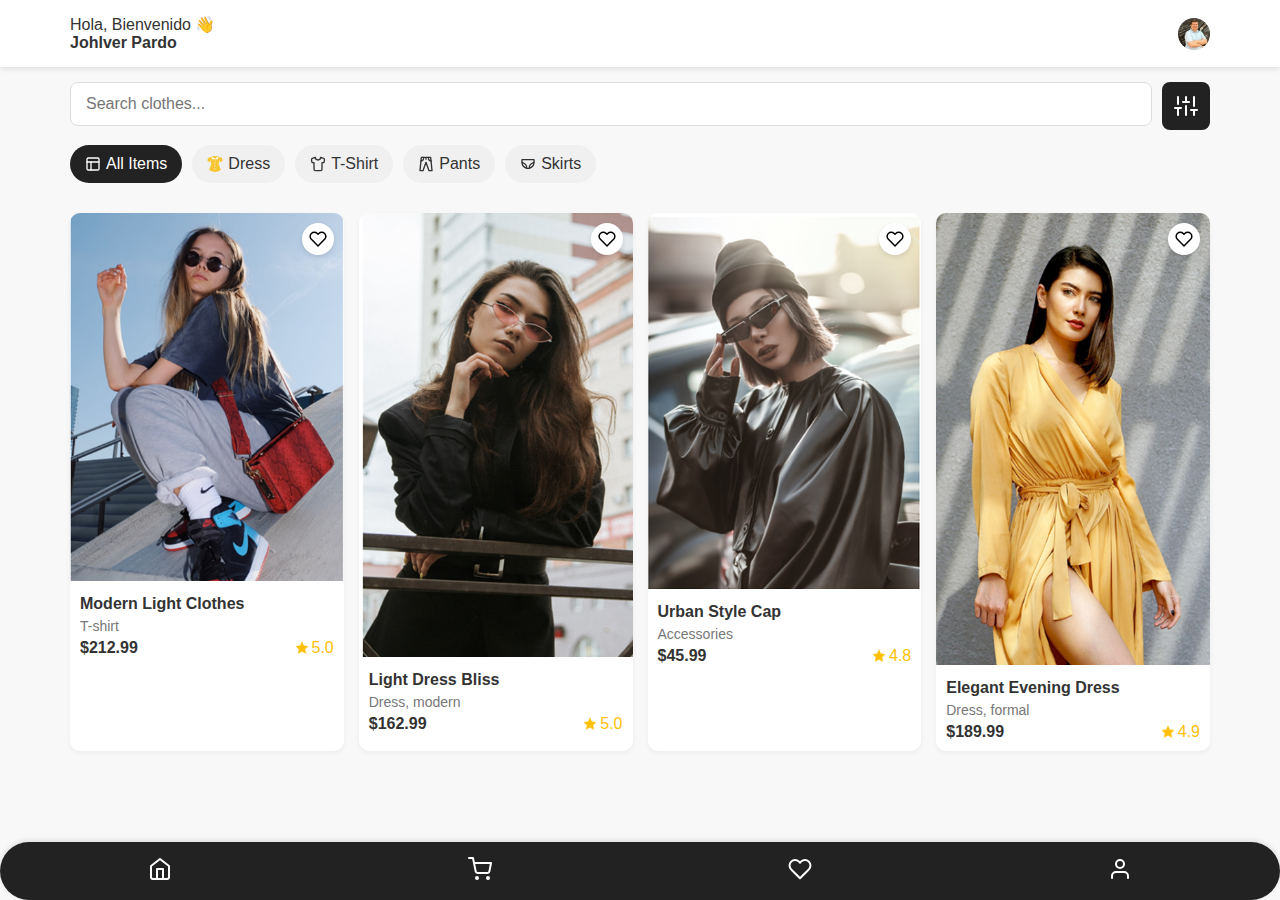
<file: index.html>
<!DOCTYPE html>
<html lang="en">
<head>
    <meta charset="UTF-8">
    <meta name="viewport" content="width=device-width, initial-scale=1.0">
    <title>Tienda de ropa</title>
    <script src="/js/script.js"></script>
    <link rel="stylesheet" href="/css/style.css">
</head>
<body>
        <header>
            <div class="container">
                <div class="header-content">
                    <div class="welcome">
                        <div>
                            <p>Hola, Bienvenido 👋</p>
                            <span>Johlver Pardo</span>
                        </div>
                    </div>
                    <div class="profile-pic">
                        <img src="/storage/images/foto johlver.jpeg" alt="Profile picture">
                    </div>
                </div>
            </div>
        </header>
    
        <main class="container">
            <div class="search-container">
                <div class="search-bar">
                    <input type="text" placeholder="Search clothes...">
                </div>
                <div class="filter-button">
                    <svg xmlns="http://www.w3.org/2000/svg" width="24" height="24" viewBox="0 0 24 24" fill="none" stroke="currentColor" stroke-width="2" stroke-linecap="round" stroke-linejoin="round">
                        <line x1="4" y1="21" x2="4" y2="14"></line>
                        <line x1="4" y1="10" x2="4" y2="3"></line>
                        <line x1="12" y1="21" x2="12" y2="12"></line>
                        <line x1="12" y1="8" x2="12" y2="3"></line>
                        <line x1="20" y1="21" x2="20" y2="16"></line>
                        <line x1="20" y1="12" x2="20" y2="3"></line>
                        <line x1="1" y1="14" x2="7" y2="14"></line>
                        <line x1="9" y1="8" x2="15" y2="8"></line>
                        <line x1="17" y1="16" x2="23" y2="16"></line>
                    </svg>
                </div>
            </div>
    
            <div class="category-tabs">
                <div class="category-tab active">
                    <svg xmlns="http://www.w3.org/2000/svg" width="16" height="16" viewBox="0 0 24 24" fill="none" stroke="currentColor" stroke-width="2" stroke-linecap="round" stroke-linejoin="round">
                        <rect x="3" y="3" width="18" height="18" rx="2" ry="2"></rect>
                        <line x1="3" y1="9" x2="21" y2="9"></line>
                        <line x1="9" y1="21" x2="9" y2="9"></line>
                    </svg>
                    All Items
                </div>
                <div class="category-tab">
                    <svg xmlns="http://www.w3.org/2000/svg" width="16" height="16" viewBox="0 0 128 128"><path fill="#f9c633" d="M123.58 37.18c-1.11-3.67.13-7.56-.56-11.29c-.57-3.14-1.98-6.09-3.66-8.78c-3.04-4.87-9.2-7.07-14.64-7.75c-3.68-.46-7.57.03-10.93-1.87c-2.45-1.38-5.05-2.84-7.73-3.88C79.33 1.02 71.61.67 64.46.46L64 .45l-.46.01c-7.14.21-14.86.56-21.59 3.15c-2.68 1.03-5.28 2.49-7.73 3.88c-3.36 1.9-7.25 1.41-10.94 1.87c-5.43.67-11.59 2.87-14.63 7.75c-1.68 2.69-3.08 5.64-3.66 8.78c-.69 3.73.55 7.62-.56 11.29c-.25.83-1.3 2.06-.89 2.99c.42.97 2.73 1.68 3.6 2.18c2.91 1.71 6.11 2.92 9.35 3.88c2.17.65 4.43 1.99 6.78 1.66c1.01-.14 1.79-.55 1.94-1.59c.45-3.18 1.57-6.42 2.61-9.44c.28-.82.7-2.28 1.88-2.18c.8.07 1.25 1.79 1.2 2.42c-.19 2.39-.75 4.76-.84 7.16c-.1 2.52.62 4.57 1.42 6.9c.9 2.59 2 5.12 2.78 7.75c.83 2.87.33 5.9-.51 8.71c-2.02 6.7-4.76 12.83-7.44 19.27c-1.01 2.41-1.89 4.87-2.88 7.29a63 63 0 0 1-1.44 3.25c-1.39 2.92-4.37 5.11-3.99 8.75c.6 5.72 5.96 9.04 10.41 11.79c10.57 6.54 23.17 9.64 35.6 9.58c12.44.06 25.04-3.03 35.62-9.58c4.44-2.75 9.81-6.07 10.41-11.79c.38-3.63-2.61-5.83-3.99-8.75c-.5-1.06-.99-2.16-1.43-3.25c-.98-2.42-1.87-4.88-2.88-7.29c-2.69-6.44-5.43-12.57-7.44-19.27c-.84-2.81-1.35-5.84-.51-8.71c.77-2.64 1.88-5.16 2.77-7.75c.81-2.33 1.52-4.38 1.43-6.9c-.08-2.41-.65-4.77-.84-7.16c-.04-.62.4-2.35 1.19-2.42c1.19-.09 1.61 1.36 1.89 2.18c1.04 3.03 2.16 6.27 2.61 9.44c.15 1.04.93 1.45 1.94 1.59c2.36.33 4.6-1.01 6.78-1.66c3.24-.96 6.43-2.17 9.35-3.88c.86-.5 3.17-1.21 3.6-2.18c.37-.93-.67-2.16-.93-2.99"/><path fill="#fff" d="M53.84 26.77c-2.6 1.15-5.59.96-8.22-.01l-.17-.06c-1.49-.57-3.07-1.55-4.29-2.59c-3.9-3.39-4.29-9.3-2.75-13.92c.4-1.21 1.78-2.84 3.22-2.54c.21.05.43.13.65.24c1.44.75 2.52 1.96 3.83 2.89c2.28 1.62 4.64 2.33 7.21 3.33c1.8.69 3.65 1.26 5.52 1.66c.5.1 1.06.27 1.52.44c.72.27.76 1.07.79 1.73c.09 1.69-1.67 3.83-2.66 5.07c-1.25 1.55-2.78 2.94-4.65 3.76m32.3-2.67c-1.21 1.05-2.79 2.02-4.29 2.59l-.16.06c-2.62.97-5.62 1.16-8.22.01c-1.87-.82-3.4-2.2-4.66-3.78c-.99-1.23-2.75-3.38-2.66-5.07c.04-.66.08-1.46.8-1.73c.47-.18 1.03-.34 1.52-.44c1.88-.4 3.73-.97 5.53-1.66c2.57-.99 4.93-1.71 7.21-3.33c1.31-.93 2.4-2.15 3.83-2.89c.22-.11.44-.2.65-.24c1.44-.3 2.81 1.34 3.21 2.54c1.54 4.64 1.15 10.55-2.76 13.94"/><circle cx="63.69" cy="103.05" r="4.68" fill="#f7f5f2"/><circle cx="63.69" cy="79" r="4.68" fill="#f7f5f2"/><circle cx="63.69" cy="54.96" r="4.68" fill="#f7f5f2"/><circle cx="63.69" cy="30.91" r="4.68" fill="#f7f5f2"/></svg>
                    Dress
                </div>
                <div class="category-tab">
                    <svg xmlns="http://www.w3.org/2000/svg" width="16" height="16" viewBox="0 0 24 24" fill="none" stroke="currentColor" stroke-width="2" stroke-linecap="round" stroke-linejoin="round">
                        <path d="M20.38 3.46L16 2a4 4 0 01-8 0L3.62 3.46a2 2 0 00-1.34 2.23l.58 3.47a1 1 0 00.99.84H6v10c0 1.1.9 2 2 2h8a2 2 0 002-2V10h2.15a1 1 0 00.99-.84l.58-3.47a2 2 0 00-1.34-2.23z"></path>
                    </svg>
                    T-Shirt
                </div>
                <div class="category-tab">
                    <svg xmlns="http://www.w3.org/2000/svg" width="16" height="16" viewBox="0 0 48 48"><g fill="none" stroke="currentColor" stroke-linecap="round" stroke-linejoin="round" stroke-width="4"><path d="M33 44h9L38 4H10L6 44h9l9-25zM24 4v5.5"/><path d="M17 4s0 6-2 8s-6.1 3-6.1 3M31 4s0 6 2 8s6.1 3 6.1 3"/></g></svg>
                    Pants
                </div>
                <div class="category-tab">
                    <svg xmlns="http://www.w3.org/2000/svg" width="16" height="16" viewBox="0 0 48 48"><g fill="none" stroke="currentColor" stroke-linecap="round" stroke-linejoin="round" stroke-width="4"><path d="M6 11h36v8s0 8-4 12s-10.158 6-10.158 6h-7.684S14 35 10 31S6 19 6 19z"/><path d="M20.158 37s.1-7.074-3.158-11c-3.044-3.669-11-7-11-7m21.842 18s-.1-7.075 3.158-11c3.044-3.669 11-7 11-7"/></g></svg>
                    Skirts
                </div>
            </div>
    
            <div class="product-grid">
                <div class="product-card">
                    <div class="product-image">
                        <a href="/views/product1.html">
                        <img src="/storage/images/img1.png" alt="Modern Light Clothes">
                        </a>
                        <div class="favorite-button">
                            <svg xmlns="http://www.w3.org/2000/svg" width="18" height="18" viewBox="0 0 24 24" fill="none" stroke="#000" stroke-width="2" stroke-linecap="round" stroke-linejoin="round">
                                <path d="M20.84 4.61a5.5 5.5 0 00-7.78 0L12 5.67l-1.06-1.06a5.5 5.5 0 00-7.78 7.78l1.06 1.06L12 21.23l7.78-7.78 1.06-1.06a5.5 5.5 0 000-7.78z"></path>
                            </svg>
                        </div>
                    </div>
                    <div class="product-details">
                        <div class="product-title">Modern Light Clothes</div>
                        <div class="product-category">T-shirt</div>
                        <div class="product-price-rating">
                            <div class="product-price">$212.99</div>
                            <div class="product-rating">
                                <svg xmlns="http://www.w3.org/2000/svg" width="14" height="14" viewBox="0 0 24 24" fill="#ffc107" stroke="#ffc107" stroke-width="1" stroke-linecap="round" stroke-linejoin="round">
                                    <polygon points="12 2 15.09 8.26 22 9.27 17 14.14 18.18 21.02 12 17.77 5.82 21.02 7 14.14 2 9.27 8.91 8.26 12 2"></polygon>
                                </svg>
                                5.0
                            </div>
                        </div>
                    </div>
                </div>
    
                <div class="product-card">
                    <div class="product-image">
                        <a href="/views/product2.html">
                        <img src="/storage/images/img2.png" alt="Light Dress Bliss">
                        </a>
                        <div class="favorite-button">
                            <svg xmlns="http://www.w3.org/2000/svg" width="18" height="18" viewBox="0 0 24 24" fill="none" stroke="#000" stroke-width="2" stroke-linecap="round" stroke-linejoin="round">
                                <path d="M20.84 4.61a5.5 5.5 0 00-7.78 0L12 5.67l-1.06-1.06a5.5 5.5 0 00-7.78 7.78l1.06 1.06L12 21.23l7.78-7.78 1.06-1.06a5.5 5.5 0 000-7.78z"></path>
                            </svg>
                        </div>
                    </div>
                    <div class="product-details">
                        <div class="product-title">Light Dress Bliss</div>
                        <div class="product-category">Dress, modern</div>
                        <div class="product-price-rating">
                            <div class="product-price">$162.99</div>
                            <div class="product-rating">
                                <svg xmlns="http://www.w3.org/2000/svg" width="14" height="14" viewBox="0 0 24 24" fill="#ffc107" stroke="#ffc107" stroke-width="1" stroke-linecap="round" stroke-linejoin="round">
                                    <polygon points="12 2 15.09 8.26 22 9.27 17 14.14 18.18 21.02 12 17.77 5.82 21.02 7 14.14 2 9.27 8.91 8.26 12 2"></polygon>
                                </svg>
                                5.0
                            </div>
                        </div>
                    </div>
                </div>
    
                <div class="product-card">
                    <div class="product-image">
                        <a href="/views/product3.html">
                        <img src="/storage/images/img3.png" alt="Urban Style Cap">
                        </a>
                        <div class="favorite-button">
                            <svg xmlns="http://www.w3.org/2000/svg" width="18" height="18" viewBox="0 0 24 24" fill="none" stroke="#000" stroke-width="2" stroke-linecap="round" stroke-linejoin="round">
                                <path d="M20.84 4.61a5.5 5.5 0 00-7.78 0L12 5.67l-1.06-1.06a5.5 5.5 0 00-7.78 7.78l1.06 1.06L12 21.23l7.78-7.78 1.06-1.06a5.5 5.5 0 000-7.78z"></path>
                            </svg>
                        </div>
                    </div>
                    <div class="product-details">
                        <div class="product-title">Urban Style Cap</div>
                        <div class="product-category">Accessories</div>
                        <div class="product-price-rating">
                            <div class="product-price">$45.99</div>
                            <div class="product-rating">
                                <svg xmlns="http://www.w3.org/2000/svg" width="14" height="14" viewBox="0 0 24 24" fill="#ffc107" stroke="#ffc107" stroke-width="1" stroke-linecap="round" stroke-linejoin="round">
                                    <polygon points="12 2 15.09 8.26 22 9.27 17 14.14 18.18 21.02 12 17.77 5.82 21.02 7 14.14 2 9.27 8.91 8.26 12 2"></polygon>
                                </svg>
                                4.8
                            </div>
                        </div>
                    </div>
                </div>
    
                <div class="product-card">
                    <div class="product-image">
                        <a href="/views/product4.html">
                        <img src="/storage/images/img4.png" alt="Elegant Evening Dress">
                        </a>
                        <div class="favorite-button">
                            <svg xmlns="http://www.w3.org/2000/svg" width="18" height="18" viewBox="0 0 24 24" fill="none" stroke="#000" stroke-width="2" stroke-linecap="round" stroke-linejoin="round">
                                <path d="M20.84 4.61a5.5 5.5 0 00-7.78 0L12 5.67l-1.06-1.06a5.5 5.5 0 00-7.78 7.78l1.06 1.06L12 21.23l7.78-7.78 1.06-1.06a5.5 5.5 0 000-7.78z"></path>
                            </svg>
                        </div>
                    </div>
                    <div class="product-details">
                        <div class="product-title">Elegant Evening Dress</div>
                        <div class="product-category">Dress, formal</div>
                        <div class="product-price-rating">
                            <div class="product-price">$189.99</div>
                            <div class="product-rating">
                                <svg xmlns="http://www.w3.org/2000/svg" width="14" height="14" viewBox="0 0 24 24" fill="#ffc107" stroke="#ffc107" stroke-width="1" stroke-linecap="round" stroke-linejoin="round">
                                    <polygon points="12 2 15.09 8.26 22 9.27 17 14.14 18.18 21.02 12 17.77 5.82 21.02 7 14.14 2 9.27 8.91 8.26 12 2"></polygon>
                                </svg>
                                4.9
                            </div>
                        </div>
                    </div>
                </div>
            </div>
        </main>
    
        <div class="bottom-nav">
            <div class="nav-item">
                <svg xmlns="http://www.w3.org/2000/svg" width="24" height="24" viewBox="0 0 24 24" fill="none" stroke="currentColor" stroke-width="2" stroke-linecap="round" stroke-linejoin="round">
                    <path d="M3 9l9-7 9 7v11a2 2 0 0 1-2 2H5a2 2 0 0 1-2-2z"></path>
                    <polyline points="9 22 9 12 15 12 15 22"></polyline>
                </svg>
            </div>
            <div class="nav-item">
                <a href="/views/checkout.html">
                    <svg xmlns="http://www.w3.org/2000/svg" width="24" height="24" viewBox="0 0 24 24" fill="none" stroke="currentColor" stroke-width="2" stroke-linecap="round" stroke-linejoin="round">
                        <circle cx="9" cy="21" r="1"></circle>
                        <circle cx="20" cy="21" r="1"></circle>
                        <path d="M1 1h4l2.68 13.39a2 2 0 0 0 2 1.61h9.72a2 2 0 0 0 2-1.61L23 6H6"></path>
                    </svg>
                </a>
            </div>
            <div class="nav-item">
                <svg xmlns="http://www.w3.org/2000/svg" width="24" height="24" viewBox="0 0 24 24" fill="none" stroke="currentColor" stroke-width="2" stroke-linecap="round" stroke-linejoin="round">
                    <path d="M20.84 4.61a5.5 5.5 0 0 0-7.78 0L12 5.67l-1.06-1.06a5.5 5.5 0 0 0-7.78 7.78l1.06 1.06L12 21.23l7.78-7.78 1.06-1.06a5.5 5.5 0 0 0 0-7.78z"></path>
                </svg>
            </div>
            <div class="nav-item">
                <svg xmlns="http://www.w3.org/2000/svg" width="24" height="24" viewBox="0 0 24 24" fill="none" stroke="currentColor" stroke-width="2" stroke-linecap="round" stroke-linejoin="round">
                    <path d="M20 21v-2a4 4 0 0 0-4-4H8a4 4 0 0 0-4 4v2"></path>
                    <circle cx="12" cy="7" r="4"></circle>
                </svg>
            </div>
        </div>
</body>
</html>
</file>
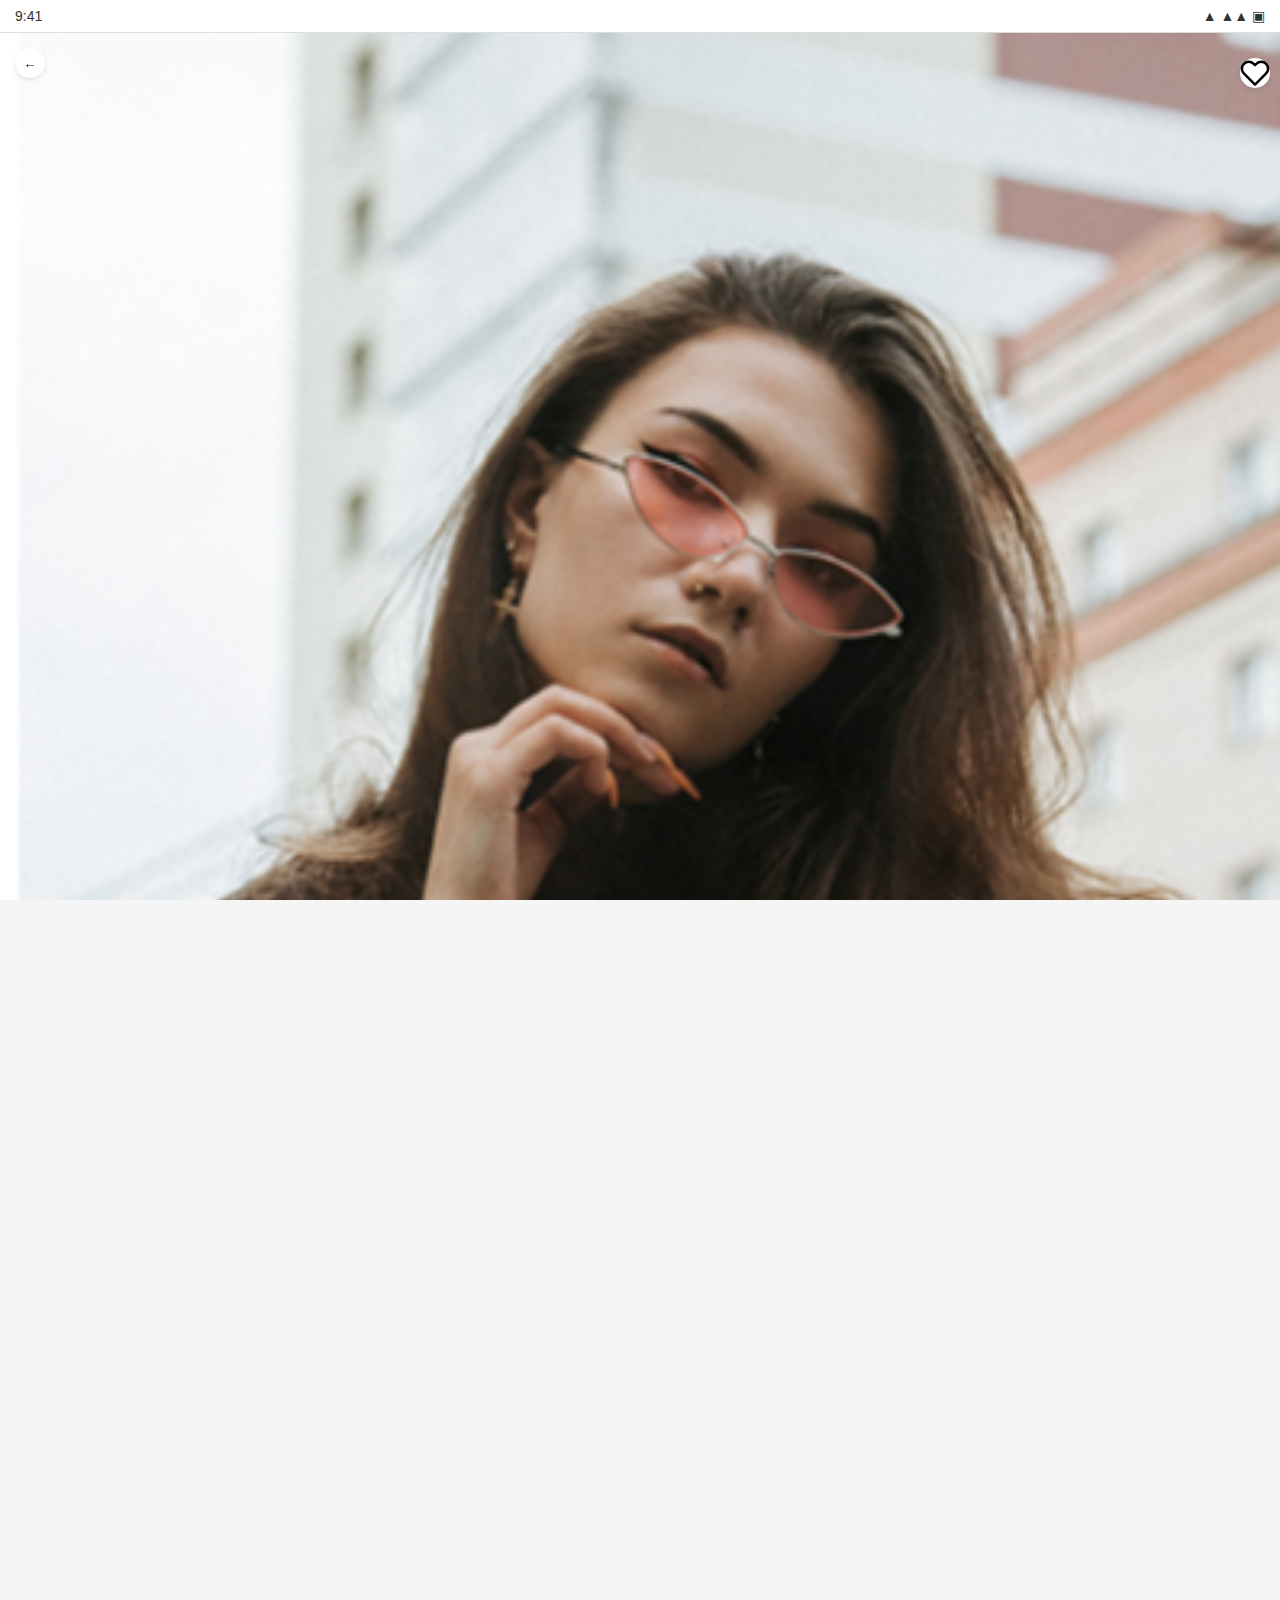
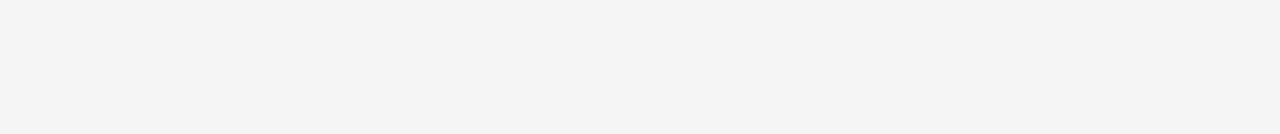
<file: product1.html>
<!DOCTYPE html>
<html lang="en">
<head>
    <meta charset="UTF-8">
    <meta name="viewport" content="width=device-width, initial-scale=1.0">
    <title>Light Dress Bless</title>
    <script src="js/scriptdetails.js"></script>
    <link rel="stylesheet" href="css/details.css">
</head>
<body>
        <div class="status-bar">
          <span>9:41</span>
          <div>
            <span>&#9650;</span>
            <span>&#9650;&#9650;</span>
            <span>&#9635;</span>
          </div>
        </div>

    <div class="product-image-container">
        <img src="images/img2.png" alt="" class="product-image">
        <div class="nav-buttons">
          <button class="back-button" aria-label="Volver">&larr;</button>
        <div class="favorite-button">
          <svg xmlns="http://www.w3.org/2000/svg" width="30" height="30" viewBox="0 0 24 24" fill="none" stroke="#000" stroke-width="2" stroke-linecap="round" stroke-linejoin="round">
              <path d="M20.84 4.61a5.5 5.5 0 00-7.78 0L12 5.67l-1.06-1.06a5.5 5.5 0 00-7.78 7.78l1.06 1.06L12 21.23l7.78-7.78 1.06-1.06a5.5 5.5 0 000-7.78z"></path>
          </svg>
        </div>
        </div>
      </div>
      
      <div class="product-info">
        <h1 class="product-title">Light Dress Bless</h1>
        
        <div class="ratings">
          <span class="star">&#9733;</span>
          <span class="star">&#9733;</span>
          <span class="star">&#9733;</span>
          <span class="star">&#9733;</span>
          <span class="star">&#9733;</span>
          <span>5.0</span>
          <span class="review-count">(237 reviews)</span>
        </div>
        
        <p class="product-description">
          Its simple and elegant shape makes it perfect for those of you who like you who want minimalist clothing. 
          <a href="#" class="read-more">Read More...</a>
        </p>
        
        <div class="options-section">
          <div class="option-label">Choose Size</div>
          <div class="size-options">
            <div class="size-option" role="button" tabindex="0">S</div>
            <div class="size-option" role="button" tabindex="0">M</div>
            <div class="size-option selected" role="button" tabindex="0">L</div>
            <div class="size-option" role="button" tabindex="0">XL</div>
          </div>
        </div>
        
        <div class="options-section">
          <div class="option-label">Color</div>
          <div class="color-options">
            <div class="color-option" role="button" tabindex="0" style="background-color: #888888;" aria-label="Color gris"></div>
            <div class="color-option selected" role="button" tabindex="0" style="background-color: #000000;" aria-label="Color negro"></div>
            <div class="color-option" role="button" tabindex="0" style="background-color: #333333;" aria-label="Color gris oscuro"></div>
          </div>
        </div>
        
        <div class="quantity-selector">
          <button class="quantity-button decrease" aria-label="Disminuir cantidad">-</button>
          <input type="text" class="quantity-input" value="1" readonly aria-label="Cantidad">
          <button class="quantity-button increase" aria-label="Aumentar cantidad">+</button>
        </div>
        
        <button class="add-to-cart-btn">
          <span class="cart-icon">&#128722;</span>
          Add to Cart | 
          <span class="price-info">
            <span class="current-price">$100.99</span>
            <span class="original-price">$109.99</span>
          </span>
        </button>
      </div>
    </div>
</body>
</html>
</file>
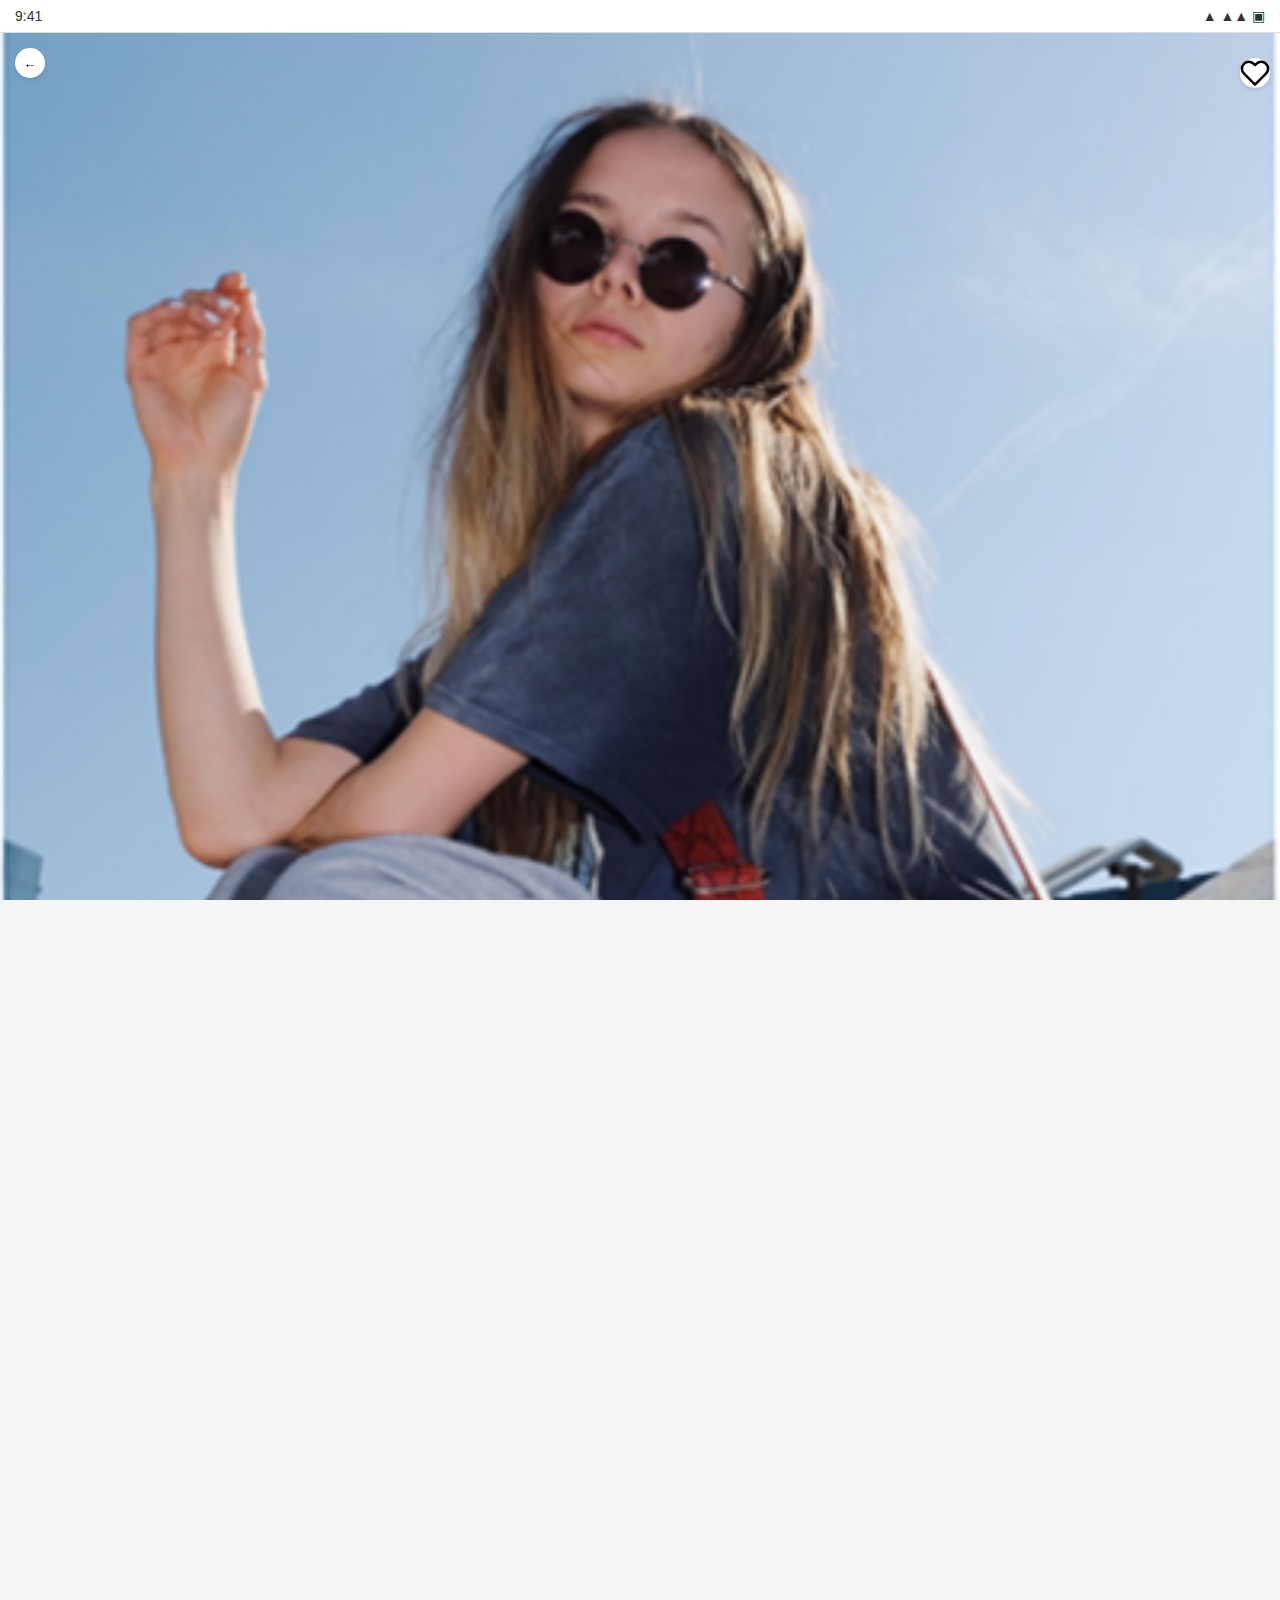
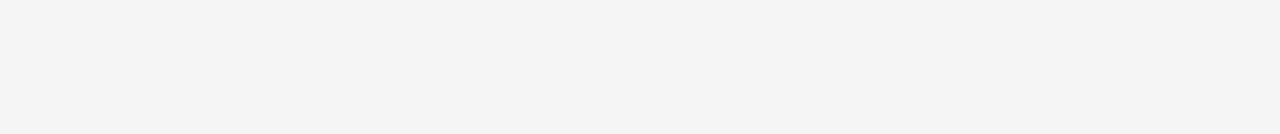
<file: product2.html>
<!DOCTYPE html>
<html lang="en">
<head>
    <meta charset="UTF-8">
    <meta name="viewport" content="width=device-width, initial-scale=1.0">
    <title>Modern Light Clothes</title>
    <link rel="stylesheet" href="css/details.css">
    <script src="js/scriptdetails.js"></script>
</head>
<body>
    <div class="status-bar">
        <span>9:41</span>
        <div>
          <span>&#9650;</span>
          <span>&#9650;&#9650;</span>
          <span>&#9635;</span>
        </div>
      </div>

  <div class="product-image-container">
      <img src="images/img1.png" alt="" class="product-image">
      <div class="nav-buttons">
        <button class="back-button" aria-label="Volver">&larr;</button>
      <div class="favorite-button">
        <svg xmlns="http://www.w3.org/2000/svg" width="30" height="30" viewBox="0 0 24 24" fill="none" stroke="#000" stroke-width="2" stroke-linecap="round" stroke-linejoin="round">
            <path d="M20.84 4.61a5.5 5.5 0 00-7.78 0L12 5.67l-1.06-1.06a5.5 5.5 0 00-7.78 7.78l1.06 1.06L12 21.23l7.78-7.78 1.06-1.06a5.5 5.5 0 000-7.78z"></path>
        </svg>
      </div>
      </div>
    </div>
    
    <div class="product-info">
      <h1 class="product-title">Modern Light Clothes</h1>
      
      <div class="ratings">
        <span class="star">&#9733;</span>
        <span class="star">&#9733;</span>
        <span class="star">&#9733;</span>
        <span class="star">&#9733;</span>
        <span class="star">&#9733;</span>
        <span>5.0</span>
        <span class="review-count">(237 reviews)</span>
      </div>
      
      <p class="product-description">
        Its simple and elegant shape makes it perfect for those of you who like you who want minimalist clothing. 
        <a href="#" class="read-more">Read More...</a>
      </p>
      
      <div class="options-section">
        <div class="option-label">Choose Size</div>
        <div class="size-options">
          <div class="size-option" role="button" tabindex="0">S</div>
          <div class="size-option" role="button" tabindex="0">M</div>
          <div class="size-option selected" role="button" tabindex="0">L</div>
          <div class="size-option" role="button" tabindex="0">XL</div>
        </div>
      </div>
      
      <div class="options-section">
        <div class="option-label">Color</div>
        <div class="color-options">
          <div class="color-option" role="button" tabindex="0" style="background-color: #888888;" aria-label="Color gris"></div>
          <div class="color-option selected" role="button" tabindex="0" style="background-color: #000000;" aria-label="Color negro"></div>
          <div class="color-option" role="button" tabindex="0" style="background-color: #333333;" aria-label="Color gris oscuro"></div>
        </div>
      </div>
      
      <div class="quantity-selector">
        <button class="quantity-button decrease" aria-label="Disminuir cantidad">-</button>
        <input type="text" class="quantity-input" value="1" readonly aria-label="Cantidad">
        <button class="quantity-button increase" aria-label="Aumentar cantidad">+</button>
      </div>
      
      <button class="add-to-cart-btn">
        <span class="cart-icon">&#128722;</span>
        Add to Cart | 
        <span class="price-info">
          <span class="current-price">$100.99</span>
          <span class="original-price">$109.99</span>
        </span>
      </button>
    </div>
  </div>
</body>
</html>
</file>
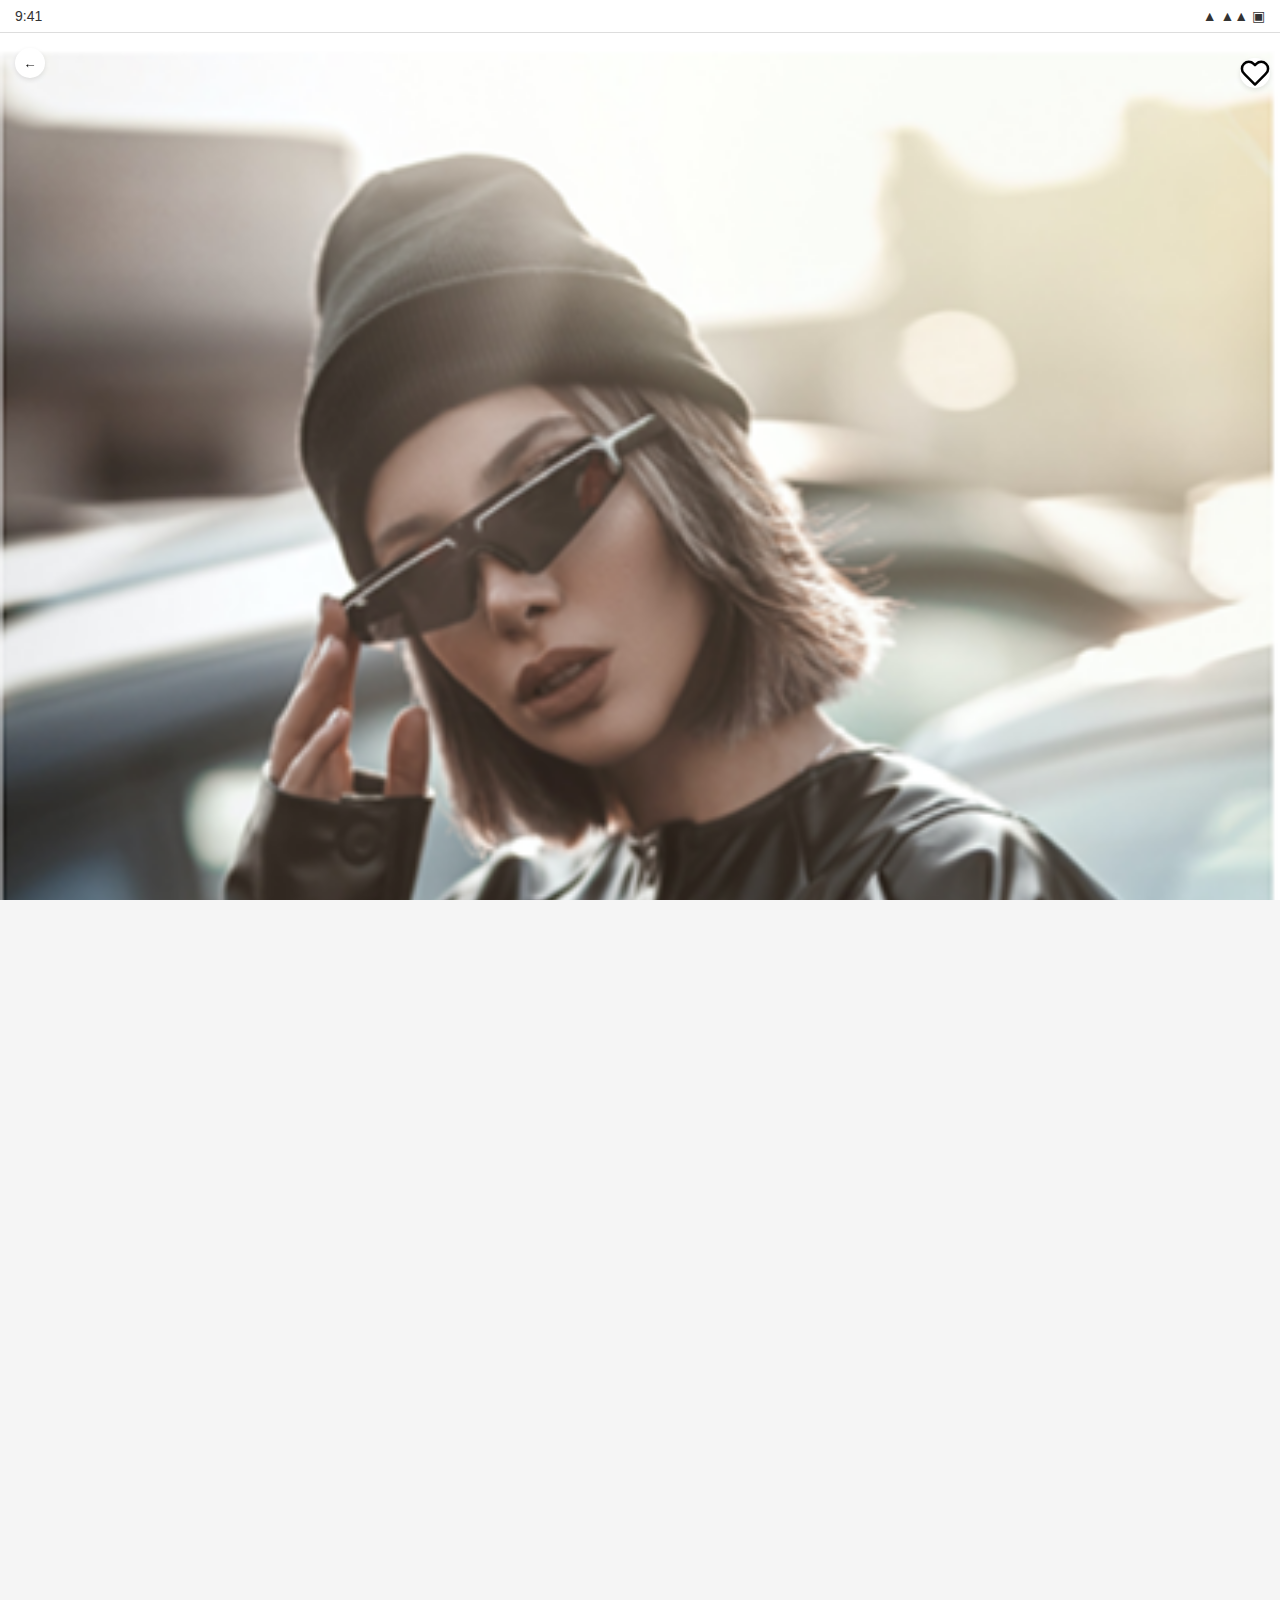
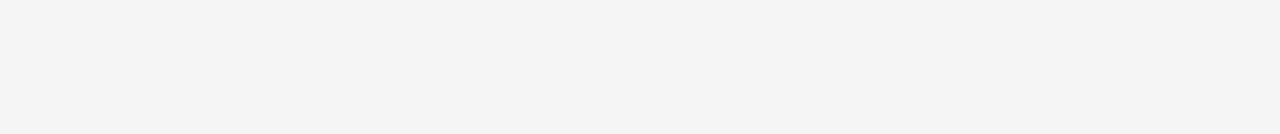
<file: product3.html>
<!DOCTYPE html>
<html lang="en">
<head>
    <meta charset="UTF-8">
    <meta name="viewport" content="width=device-width, initial-scale=1.0">
    <title>Urban Style Cap</title>
    <link rel="stylesheet" href="css/details.css">
    <script src="js/scriptdetails.js"></script>
</head>
<body>
    <div class="status-bar">
        <span>9:41</span>
        <div>
          <span>&#9650;</span>
          <span>&#9650;&#9650;</span>
          <span>&#9635;</span>
        </div>
      </div>

  <div class="product-image-container">
      <img src="images/img3.png" alt="" class="product-image">
      <div class="nav-buttons">
        <button class="back-button" aria-label="Volver">&larr;</button>
      <div class="favorite-button">
        <svg xmlns="http://www.w3.org/2000/svg" width="30" height="30" viewBox="0 0 24 24" fill="none" stroke="#000" stroke-width="2" stroke-linecap="round" stroke-linejoin="round">
            <path d="M20.84 4.61a5.5 5.5 0 00-7.78 0L12 5.67l-1.06-1.06a5.5 5.5 0 00-7.78 7.78l1.06 1.06L12 21.23l7.78-7.78 1.06-1.06a5.5 5.5 0 000-7.78z"></path>
        </svg>
      </div>
      </div>
    </div>
    
    <div class="product-info">
      <h1 class="product-title">Urban Style Cap</h1>
      
      <div class="ratings">
        <span class="star">&#9733;</span>
        <span class="star">&#9733;</span>
        <span class="star">&#9733;</span>
        <span class="star">&#9733;</span>
        <span class="star">&#9733;</span>
        <span>5.0</span>
        <span class="review-count">(237 reviews)</span>
      </div>
      
      <p class="product-description">
        Its simple and elegant shape makes it perfect for those of you who like you who want minimalist clothing. 
        <a href="#" class="read-more">Read More...</a>
      </p>
      
      <div class="options-section">
        <div class="option-label">Choose Size</div>
        <div class="size-options">
          <div class="size-option" role="button" tabindex="0">S</div>
          <div class="size-option" role="button" tabindex="0">M</div>
          <div class="size-option selected" role="button" tabindex="0">L</div>
          <div class="size-option" role="button" tabindex="0">XL</div>
        </div>
      </div>
      
      <div class="options-section">
        <div class="option-label">Color</div>
        <div class="color-options">
          <div class="color-option" role="button" tabindex="0" style="background-color: #888888;" aria-label="Color gris"></div>
          <div class="color-option selected" role="button" tabindex="0" style="background-color: #000000;" aria-label="Color negro"></div>
          <div class="color-option" role="button" tabindex="0" style="background-color: #333333;" aria-label="Color gris oscuro"></div>
        </div>
      </div>
      
      <div class="quantity-selector">
        <button class="quantity-button decrease" aria-label="Disminuir cantidad">-</button>
        <input type="text" class="quantity-input" value="1" readonly aria-label="Cantidad">
        <button class="quantity-button increase" aria-label="Aumentar cantidad">+</button>
      </div>
      
      <button class="add-to-cart-btn">
        <span class="cart-icon">&#128722;</span>
        Add to Cart | 
        <span class="price-info">
          <span class="current-price">$100.99</span>
          <span class="original-price">$109.99</span>
        </span>
      </button>
    </div>
  </div>
</body>
</html>
</file>
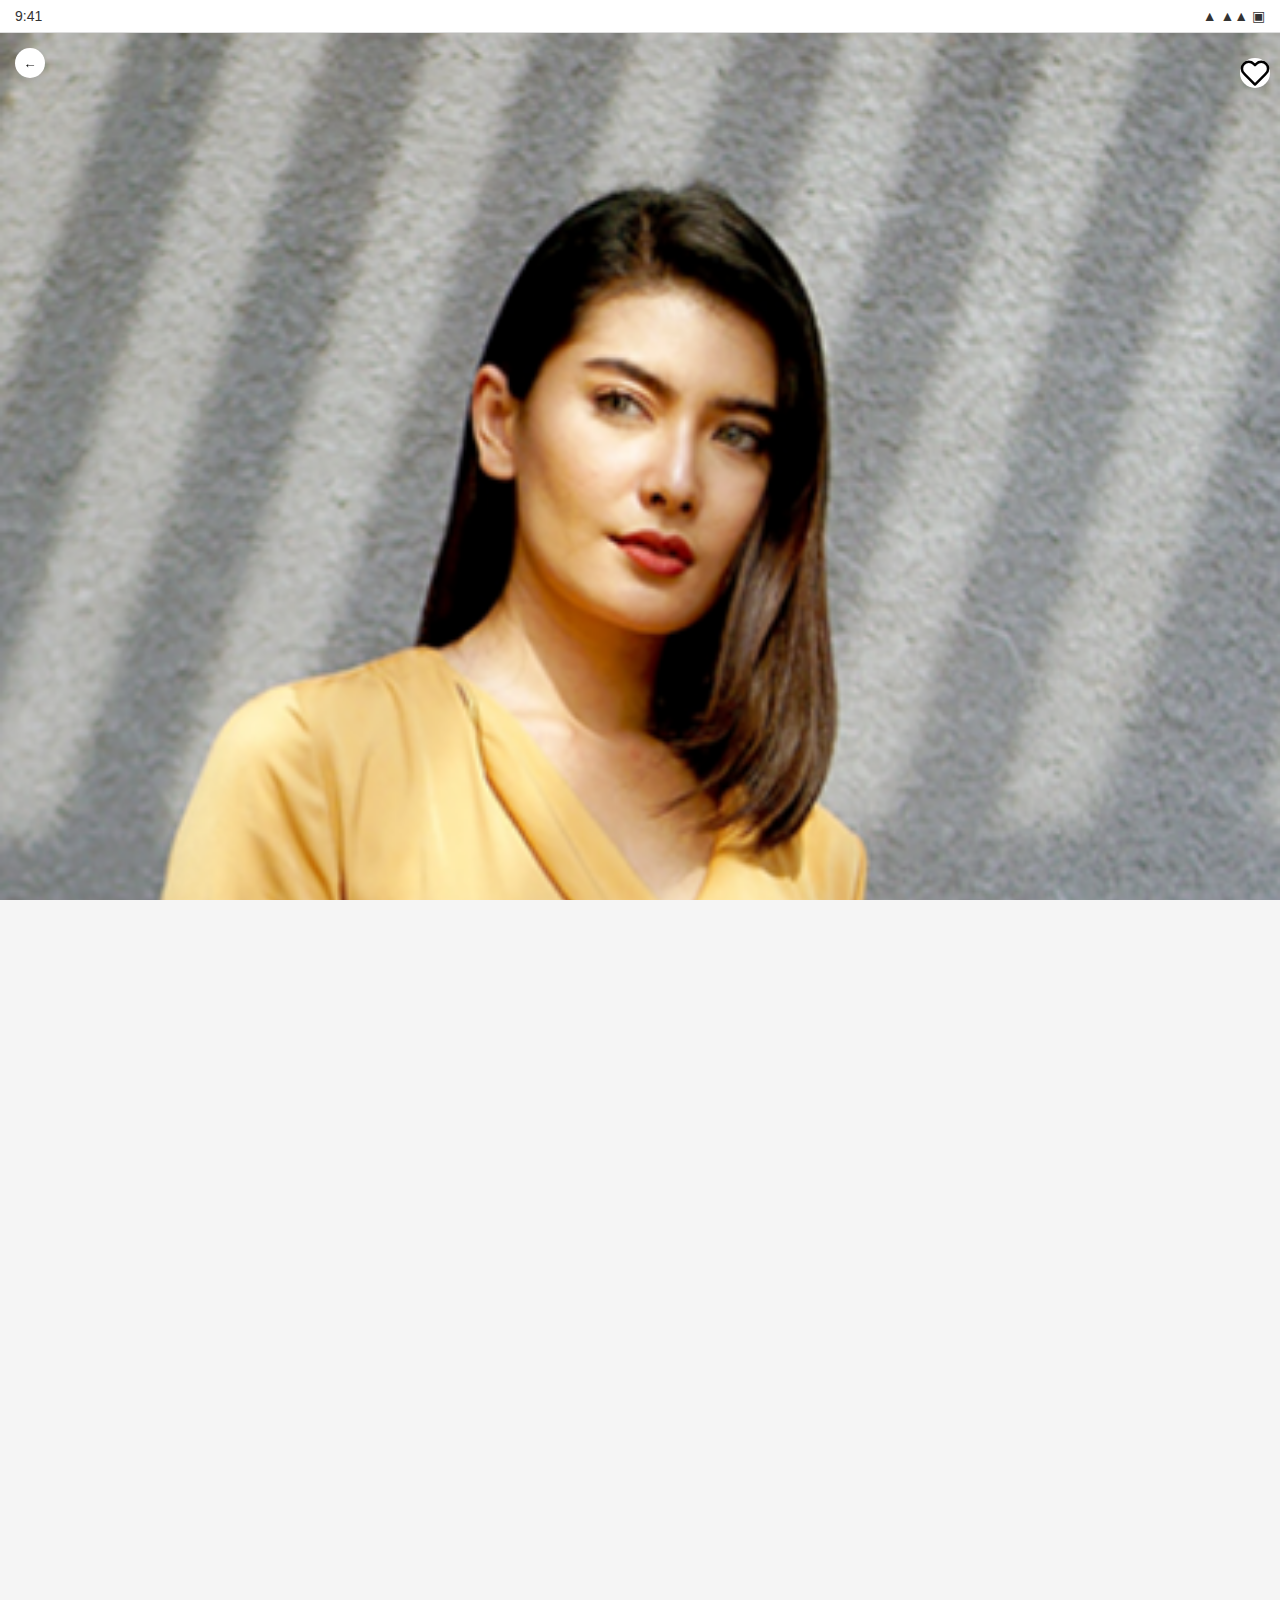
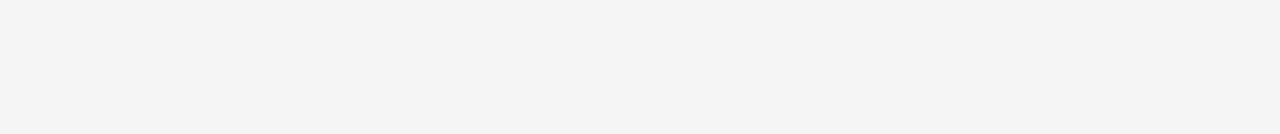
<file: product4.html>
<!DOCTYPE html>
<html lang="en">
<head>
    <meta charset="UTF-8">
    <meta name="viewport" content="width=device-width, initial-scale=1.0">
    <title>Elegant Evening Dress</title>
    <link rel="stylesheet" href="css/details.css">
    <script src="js/scriptdetails.js"></script>
</head>
<body>
    <div class="status-bar">
        <span>9:41</span>
        <div>
          <span>&#9650;</span>
          <span>&#9650;&#9650;</span>
          <span>&#9635;</span>
        </div>
      </div>

  <div class="product-image-container">
      <img src="images/img4.png" alt="" class="product-image">
      <div class="nav-buttons">
        <button class="back-button" aria-label="Volver">&larr;</button>
      <div class="favorite-button">
        <svg xmlns="http://www.w3.org/2000/svg" width="30" height="30" viewBox="0 0 24 24" fill="none" stroke="#000" stroke-width="2" stroke-linecap="round" stroke-linejoin="round">
            <path d="M20.84 4.61a5.5 5.5 0 00-7.78 0L12 5.67l-1.06-1.06a5.5 5.5 0 00-7.78 7.78l1.06 1.06L12 21.23l7.78-7.78 1.06-1.06a5.5 5.5 0 000-7.78z"></path>
        </svg>
      </div>
      </div>
    </div>
    
    <div class="product-info">
      <h1 class="product-title">Elegant Evening Dress</h1>
      
      <div class="ratings">
        <span class="star">&#9733;</span>
        <span class="star">&#9733;</span>
        <span class="star">&#9733;</span>
        <span class="star">&#9733;</span>
        <span class="star">&#9733;</span>
        <span>5.0</span>
        <span class="review-count">(237 reviews)</span>
      </div>
      
      <p class="product-description">
        Its simple and elegant shape makes it perfect for those of you who like you who want minimalist clothing. 
        <a href="#" class="read-more">Read More...</a>
      </p>
      
      <div class="options-section">
        <div class="option-label">Choose Size</div>
        <div class="size-options">
          <div class="size-option" role="button" tabindex="0">S</div>
          <div class="size-option" role="button" tabindex="0">M</div>
          <div class="size-option selected" role="button" tabindex="0">L</div>
          <div class="size-option" role="button" tabindex="0">XL</div>
        </div>
      </div>
      
      <div class="options-section">
        <div class="option-label">Color</div>
        <div class="color-options">
          <div class="color-option" role="button" tabindex="0" style="background-color: #888888;" aria-label="Color gris"></div>
          <div class="color-option selected" role="button" tabindex="0" style="background-color: #000000;" aria-label="Color negro"></div>
          <div class="color-option" role="button" tabindex="0" style="background-color: #333333;" aria-label="Color gris oscuro"></div>
        </div>
      </div>
      
      <div class="quantity-selector">
        <button class="quantity-button decrease" aria-label="Disminuir cantidad">-</button>
        <input type="text" class="quantity-input" value="1" readonly aria-label="Cantidad">
        <button class="quantity-button increase" aria-label="Aumentar cantidad">+</button>
      </div>
      
      <button class="add-to-cart-btn">
        <span class="cart-icon">&#128722;</span>
        Add to Cart | 
        <span class="price-info">
          <span class="current-price">$100.99</span>
          <span class="original-price">$109.99</span>
        </span>
      </button>
    </div>
  </div>
</body>
</html>
</file>
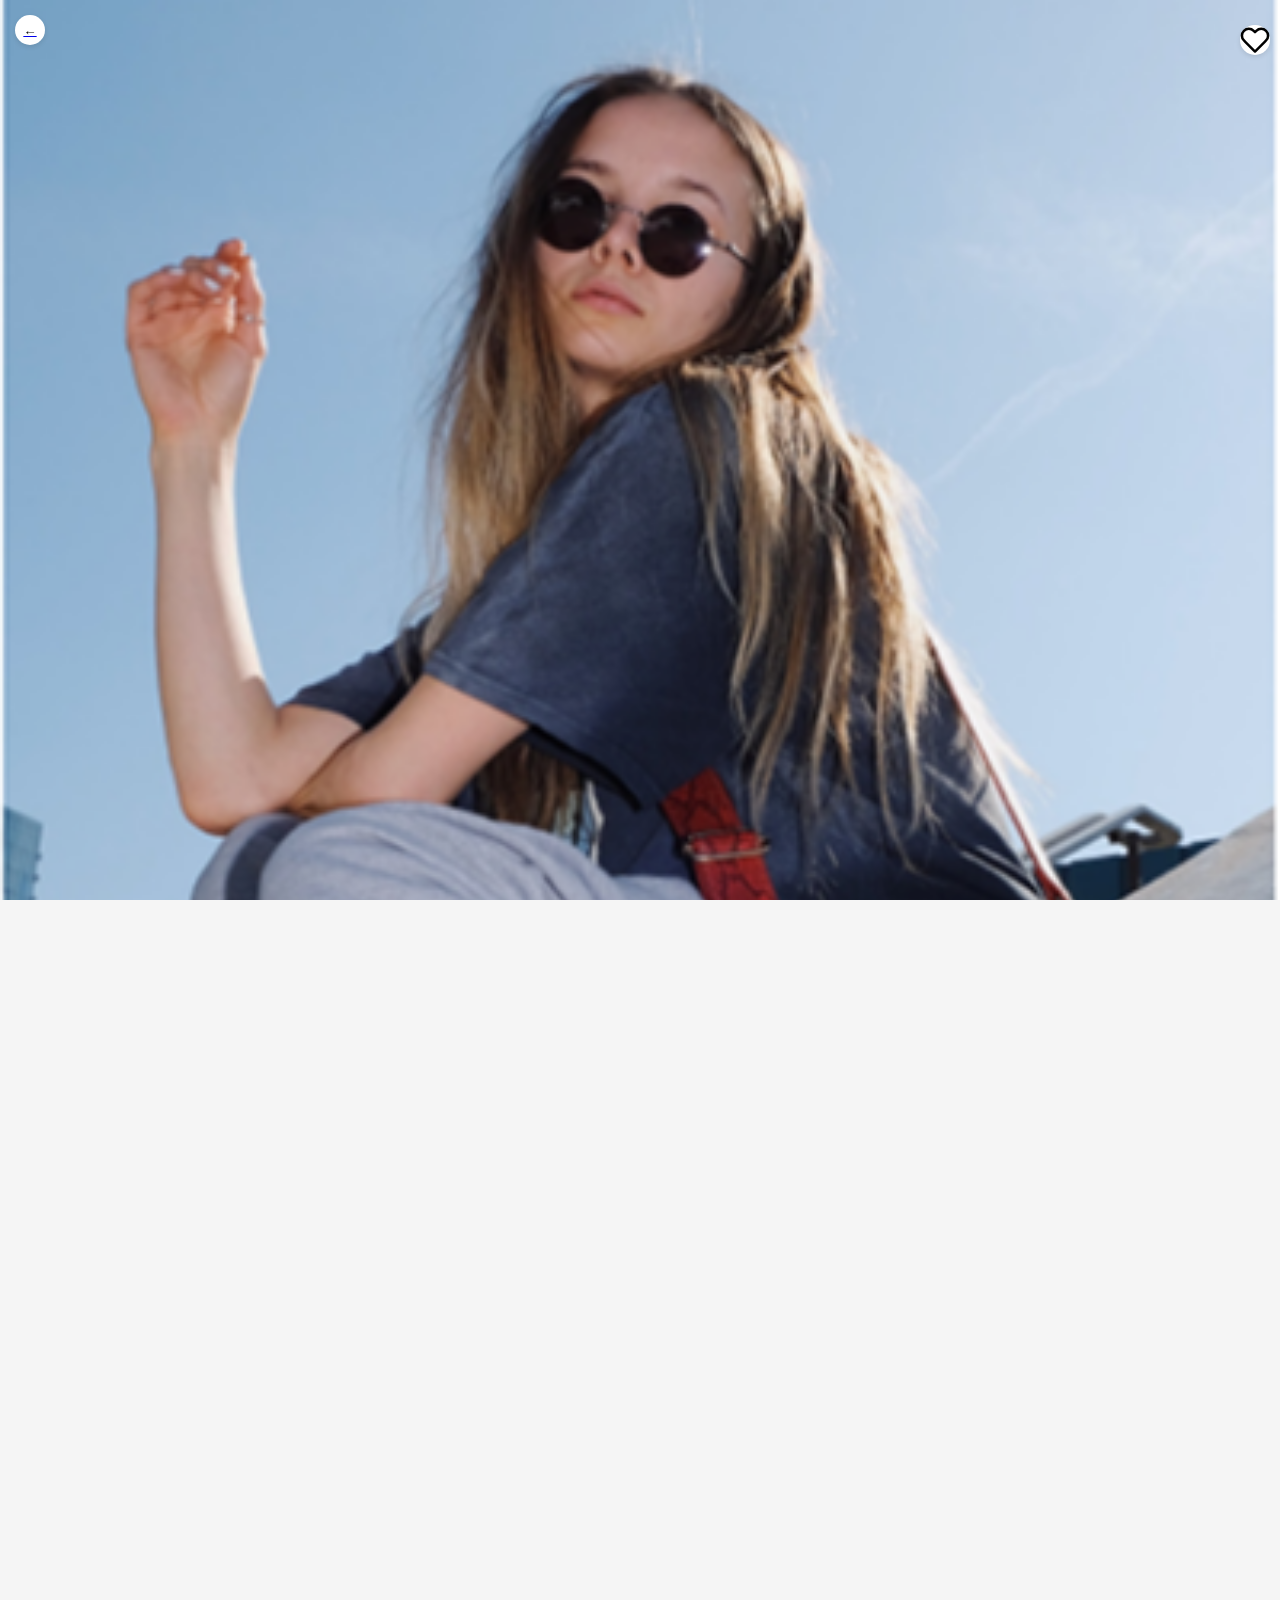
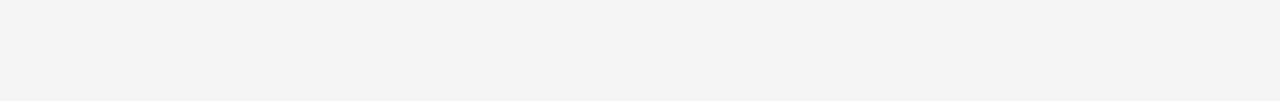
<file: views/product1.html>
<!DOCTYPE html>
<html lang="en">
<head>
    <meta charset="UTF-8">
    <meta name="viewport" content="width=device-width, initial-scale=1.0">
    <title>Modern Light Clothes</title>
    <script src="/js/details.js"></script>
    <link rel="stylesheet" href="/css/details.css">
</head>
<body>
    <div class="product-image-container">
        <img src="/storage/images/img1.png" alt="" class="product-image">
        <div class="nav-buttons">
          <a href="/index.html">
            <button class="back-button" aria-label="Volver">&larr;</button>
          </a>
        <div class="favorite-button">
          <svg xmlns="http://www.w3.org/2000/svg" width="30" height="30" viewBox="0 0 24 24" fill="none" stroke="#000" stroke-width="2" stroke-linecap="round" stroke-linejoin="round">
              <path d="M20.84 4.61a5.5 5.5 0 00-7.78 0L12 5.67l-1.06-1.06a5.5 5.5 0 00-7.78 7.78l1.06 1.06L12 21.23l7.78-7.78 1.06-1.06a5.5 5.5 0 000-7.78z"></path>
          </svg>
        </div>
        </div>
      </div>
      
      <div class="product-info">
        <h1 class="product-title">Modern Light Clothes</h1>
        
        <div class="ratings">
          <span class="star">&#9733;</span>
          <span class="star">&#9733;</span>
          <span class="star">&#9733;</span>
          <span class="star">&#9733;</span>
          <span class="star">&#9733;</span>
          <span>5.0</span>
          <span class="review-count">(237 reviews)</span>
        </div>
        
        <p class="product-description">
          Its simple and elegant shape makes it perfect for those of you who like you who want minimalist clothing. 
          <a href="#" class="read-more">Read More...</a>
        </p>
        
        <div class="options-section">
          <div class="option-label">Choose Size</div>
          <div class="size-options">
            <div class="size-option" role="button" tabindex="0">S</div>
            <div class="size-option" role="button" tabindex="0">M</div>
            <div class="size-option selected" role="button" tabindex="0">L</div>
            <div class="size-option" role="button" tabindex="0">XL</div>
          </div>
        </div>
        
        <div class="options-section">
          <div class="option-label">Color</div>
          <div class="color-options">
            <div class="color-option" role="button" tabindex="0" style="background-color: #888888;" aria-label="Color gris"></div>
            <div class="color-option selected" role="button" tabindex="0" style="background-color: #000000;" aria-label="Color negro"></div>
            <div class="color-option" role="button" tabindex="0" style="background-color: #333333;" aria-label="Color gris oscuro"></div>
          </div>
        </div>
        
        <div class="quantity-selector">
          <button class="quantity-button decrease" aria-label="Disminuir cantidad">-</button>
          <input type="text" class="quantity-input" value="1" readonly aria-label="Cantidad">
          <button class="quantity-button increase" aria-label="Aumentar cantidad">+</button>
        </div>
        
        <button class="add-to-cart-btn">
          <span class="cart-icon">&#128722;</span>
          Add to Cart | 
          <span class="price-info">
            <span class="current-price">$100.99</span>
            <span class="original-price">$109.99</span>
          </span>
        </button>
      </div>
    </div>
</body>
</html>
</file>
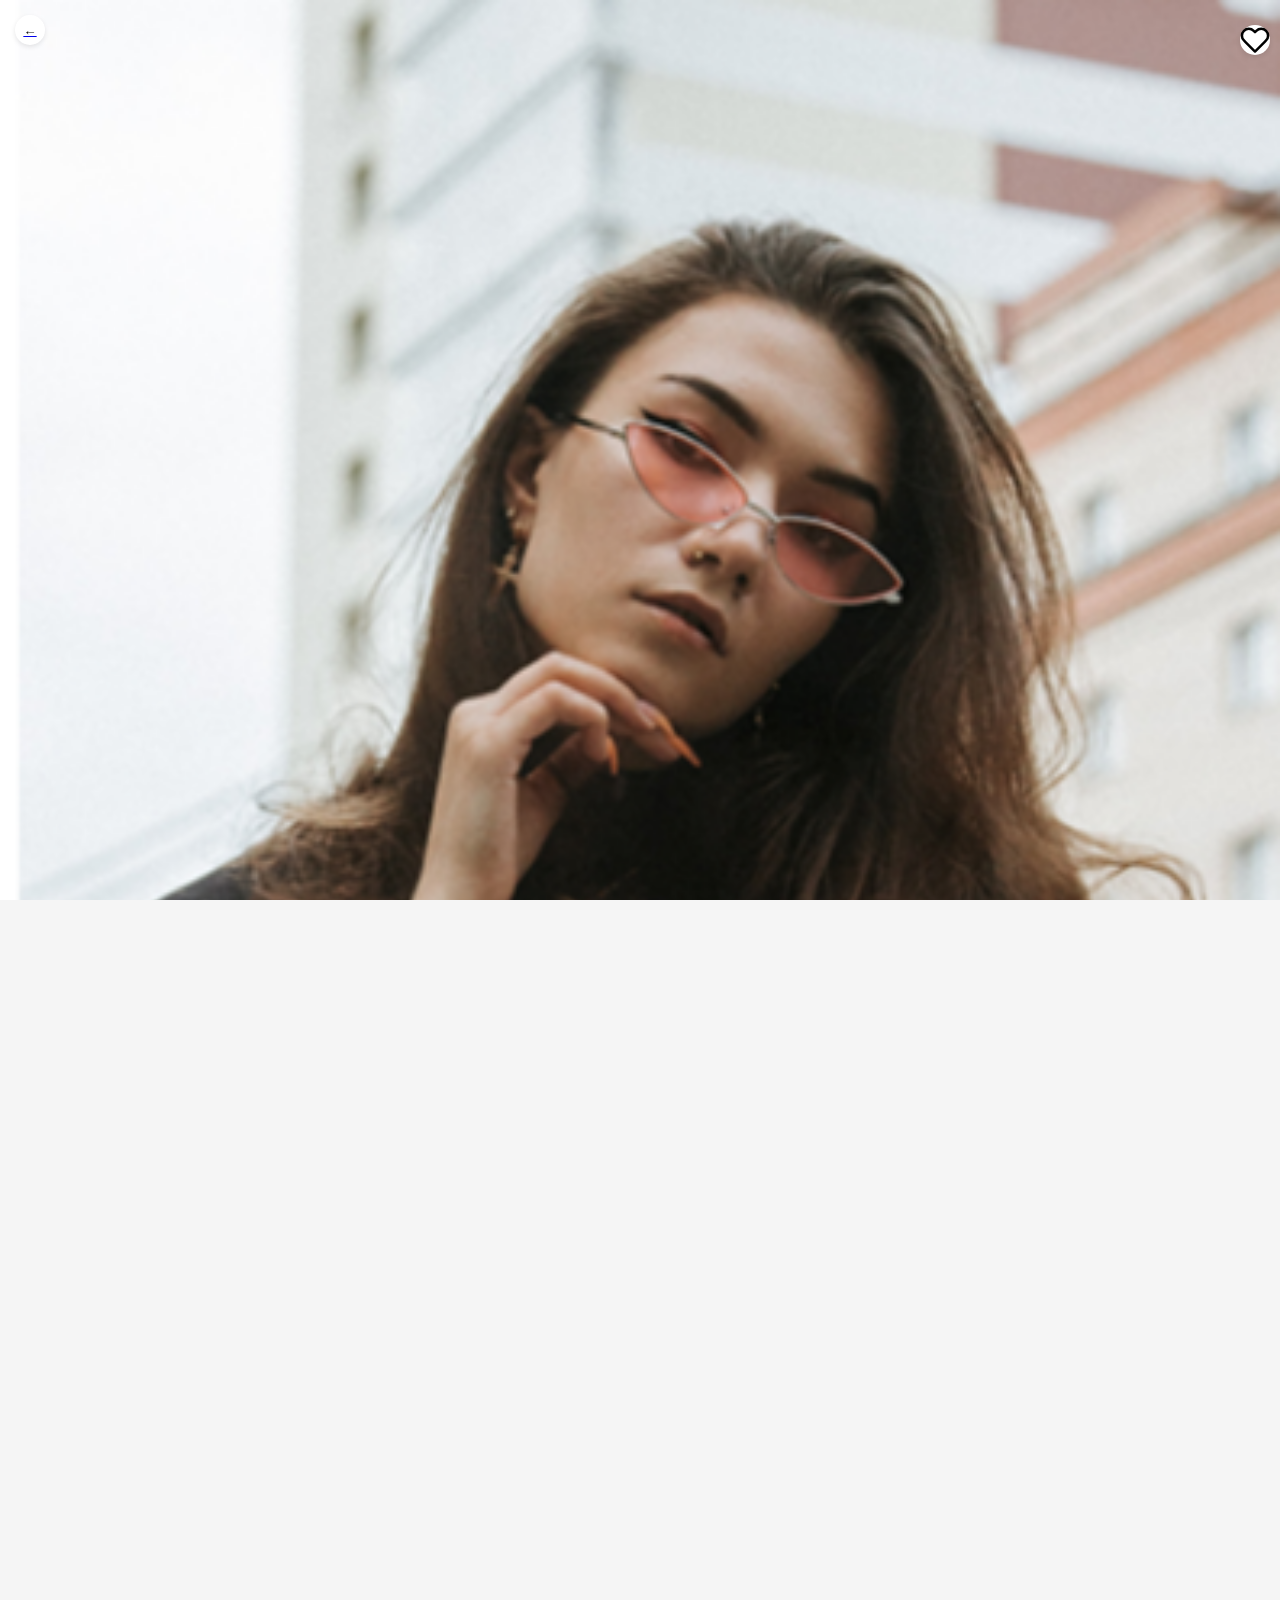
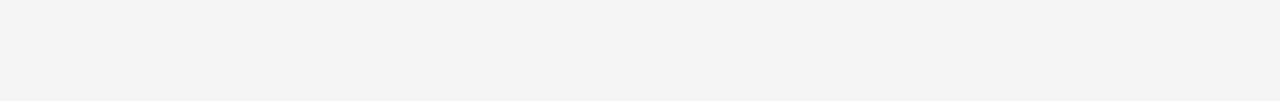
<file: views/product2.html>
<!DOCTYPE html>
<html lang="en">
<head>
    <meta charset="UTF-8">
    <meta name="viewport" content="width=device-width, initial-scale=1.0">
    <title>Light Dress Bless</title>
    <link rel="stylesheet" href="/css/details.css">
    <script src="/js/details.js"></script>
</head>
<body>
  <div class="product-image-container">
      <img src="/storage/images/img2.png" alt="" class="product-image">
      <div class="nav-buttons">
        <a href="/index.html">
          <button class="back-button" aria-label="Volver">&larr;</button>
        </a>
      <div class="favorite-button">
        <svg xmlns="http://www.w3.org/2000/svg" width="30" height="30" viewBox="0 0 24 24" fill="none" stroke="#000" stroke-width="2" stroke-linecap="round" stroke-linejoin="round">
            <path d="M20.84 4.61a5.5 5.5 0 00-7.78 0L12 5.67l-1.06-1.06a5.5 5.5 0 00-7.78 7.78l1.06 1.06L12 21.23l7.78-7.78 1.06-1.06a5.5 5.5 0 000-7.78z"></path>
        </svg>
      </div>
      </div>
    </div>
    
    <div class="product-info">
      <h1 class="product-title">Light Dress Bless</h1>
      
      <div class="ratings">
        <span class="star">&#9733;</span>
        <span class="star">&#9733;</span>
        <span class="star">&#9733;</span>
        <span class="star">&#9733;</span>
        <span class="star">&#9733;</span>
        <span>5.0</span>
        <span class="review-count">(237 reviews)</span>
      </div>
      
      <p class="product-description">
        Its simple and elegant shape makes it perfect for those of you who like you who want minimalist clothing. 
        <a href="#" class="read-more">Read More...</a>
      </p>
      
      <div class="options-section">
        <div class="option-label">Choose Size</div>
        <div class="size-options">
          <div class="size-option" role="button" tabindex="0">S</div>
          <div class="size-option" role="button" tabindex="0">M</div>
          <div class="size-option selected" role="button" tabindex="0">L</div>
          <div class="size-option" role="button" tabindex="0">XL</div>
        </div>
      </div>
      
      <div class="options-section">
        <div class="option-label">Color</div>
        <div class="color-options">
          <div class="color-option" role="button" tabindex="0" style="background-color: #888888;" aria-label="Color gris"></div>
          <div class="color-option selected" role="button" tabindex="0" style="background-color: #000000;" aria-label="Color negro"></div>
          <div class="color-option" role="button" tabindex="0" style="background-color: #333333;" aria-label="Color gris oscuro"></div>
        </div>
      </div>
      
      <div class="quantity-selector">
        <button class="quantity-button decrease" aria-label="Disminuir cantidad">-</button>
        <input type="text" class="quantity-input" value="1" readonly aria-label="Cantidad">
        <button class="quantity-button increase" aria-label="Aumentar cantidad">+</button>
      </div>
      
      <button class="add-to-cart-btn">
        <span class="cart-icon">&#128722;</span>
        Add to Cart | 
        <span class="price-info">
          <span class="current-price">$100.99</span>
          <span class="original-price">$109.99</span>
        </span>
      </button>
    </div>
  </div>
</body>
</html>
</file>
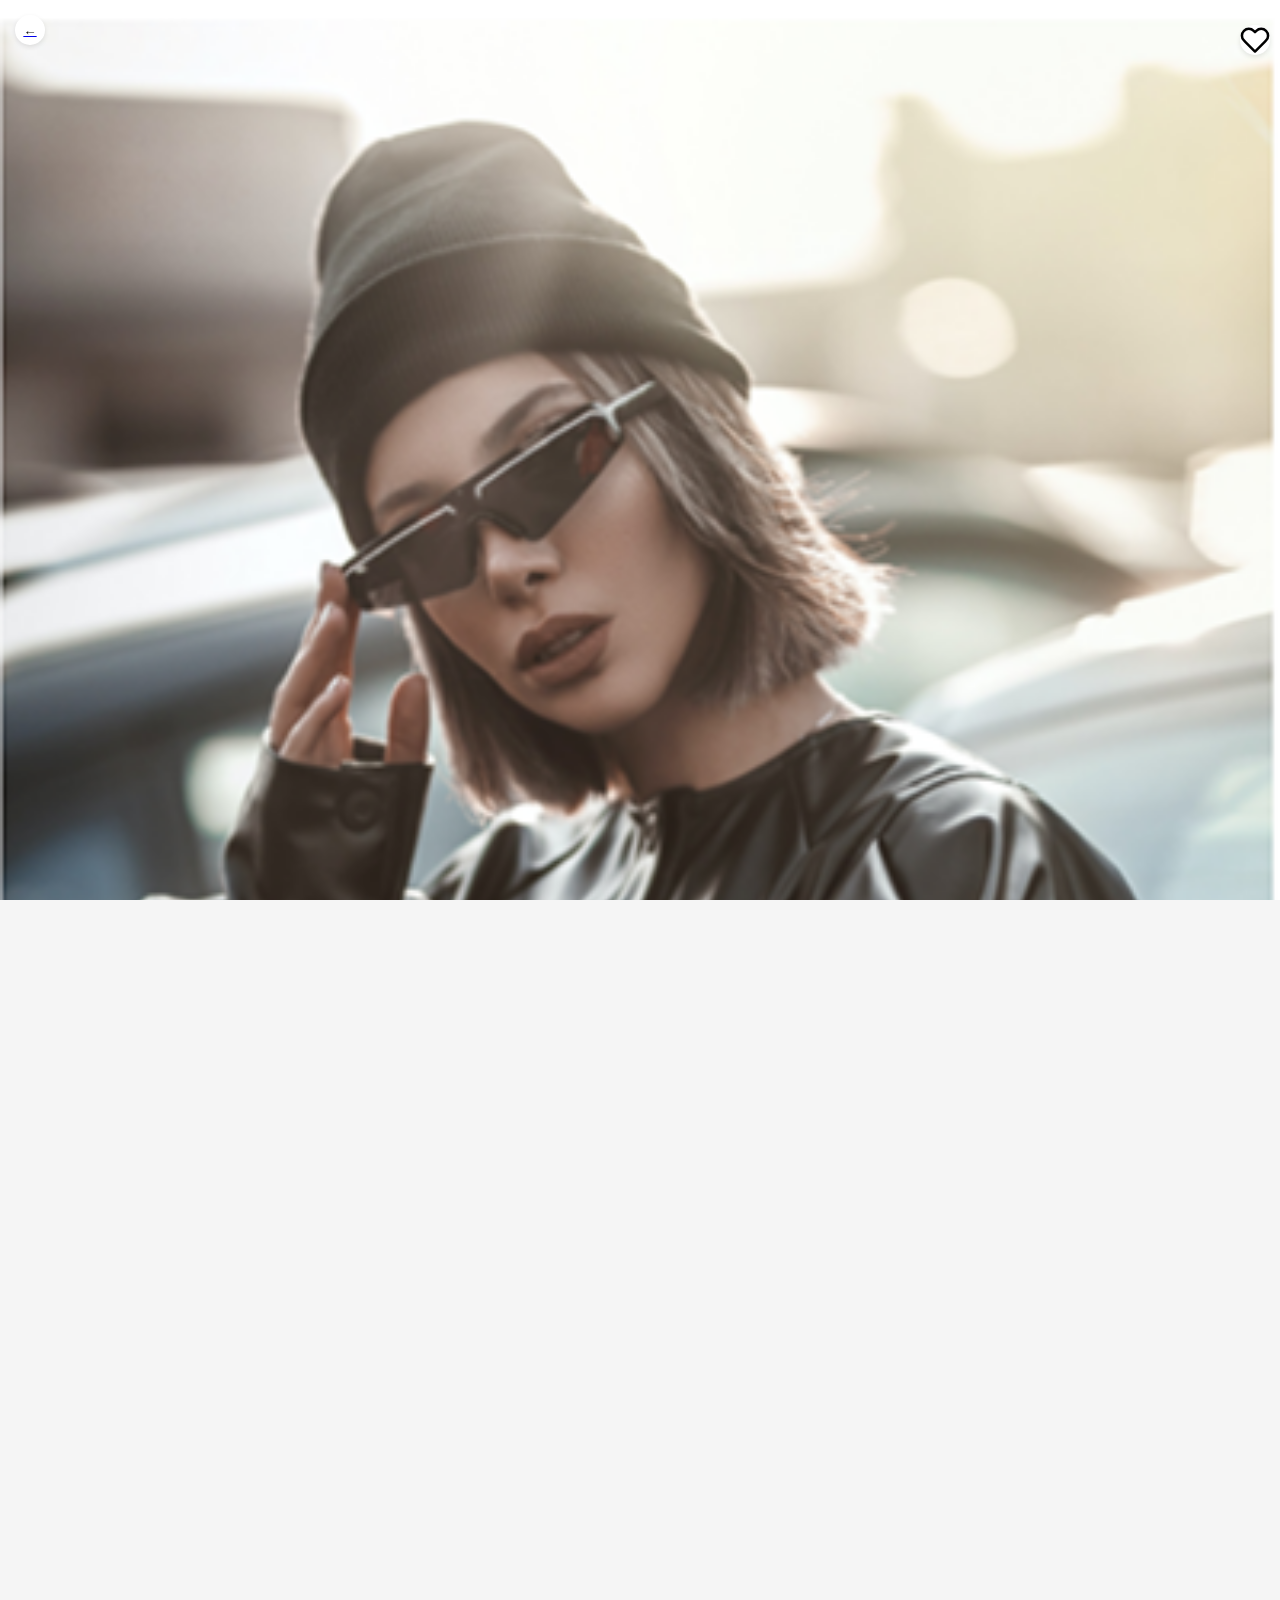
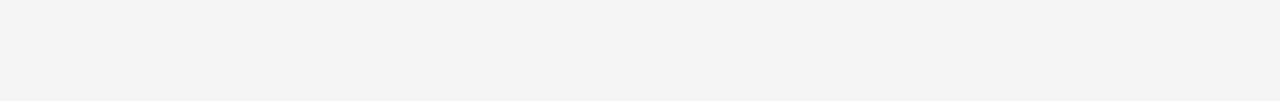
<file: views/product3.html>
<!DOCTYPE html>
<html lang="en">
<head>
    <meta charset="UTF-8">
    <meta name="viewport" content="width=device-width, initial-scale=1.0">
    <title>Urban Style Cap</title>
    <link rel="stylesheet" href="/css/details.css">
    <script src="/js/details.js"></script>
</head>
<body>
  <div class="product-image-container">
      <img src="/storage/images/img3.png" alt="" class="product-image">
      <div class="nav-buttons">
        <a href="/index.html">
          <button class="back-button" aria-label="Volver">&larr;</button>
        </a>
      <div class="favorite-button">
        <svg xmlns="http://www.w3.org/2000/svg" width="30" height="30" viewBox="0 0 24 24" fill="none" stroke="#000" stroke-width="2" stroke-linecap="round" stroke-linejoin="round">
            <path d="M20.84 4.61a5.5 5.5 0 00-7.78 0L12 5.67l-1.06-1.06a5.5 5.5 0 00-7.78 7.78l1.06 1.06L12 21.23l7.78-7.78 1.06-1.06a5.5 5.5 0 000-7.78z"></path>
        </svg>
      </div>
      </div>
    </div>
    
    <div class="product-info">
      <h1 class="product-title">Urban Style Cap</h1>
      
      <div class="ratings">
        <span class="star">&#9733;</span>
        <span class="star">&#9733;</span>
        <span class="star">&#9733;</span>
        <span class="star">&#9733;</span>
        <span class="star">&#9733;</span>
        <span>5.0</span>
        <span class="review-count">(237 reviews)</span>
      </div>
      
      <p class="product-description">
        Its simple and elegant shape makes it perfect for those of you who like you who want minimalist clothing. 
        <a href="#" class="read-more">Read More...</a>
      </p>
      
      <div class="options-section">
        <div class="option-label">Choose Size</div>
        <div class="size-options">
          <div class="size-option" role="button" tabindex="0">S</div>
          <div class="size-option" role="button" tabindex="0">M</div>
          <div class="size-option selected" role="button" tabindex="0">L</div>
          <div class="size-option" role="button" tabindex="0">XL</div>
        </div>
      </div>
      
      <div class="options-section">
        <div class="option-label">Color</div>
        <div class="color-options">
          <div class="color-option" role="button" tabindex="0" style="background-color: #888888;" aria-label="Color gris"></div>
          <div class="color-option selected" role="button" tabindex="0" style="background-color: #000000;" aria-label="Color negro"></div>
          <div class="color-option" role="button" tabindex="0" style="background-color: #333333;" aria-label="Color gris oscuro"></div>
        </div>
      </div>
      
      <div class="quantity-selector">
        <button class="quantity-button decrease" aria-label="Disminuir cantidad">-</button>
        <input type="text" class="quantity-input" value="1" readonly aria-label="Cantidad">
        <button class="quantity-button increase" aria-label="Aumentar cantidad">+</button>
      </div>
      
      <button class="add-to-cart-btn">
        <span class="cart-icon">&#128722;</span>
        Add to Cart | 
        <span class="price-info">
          <span class="current-price">$100.99</span>
          <span class="original-price">$109.99</span>
        </span>
      </button>
    </div>
  </div>
</body>
</html>
</file>
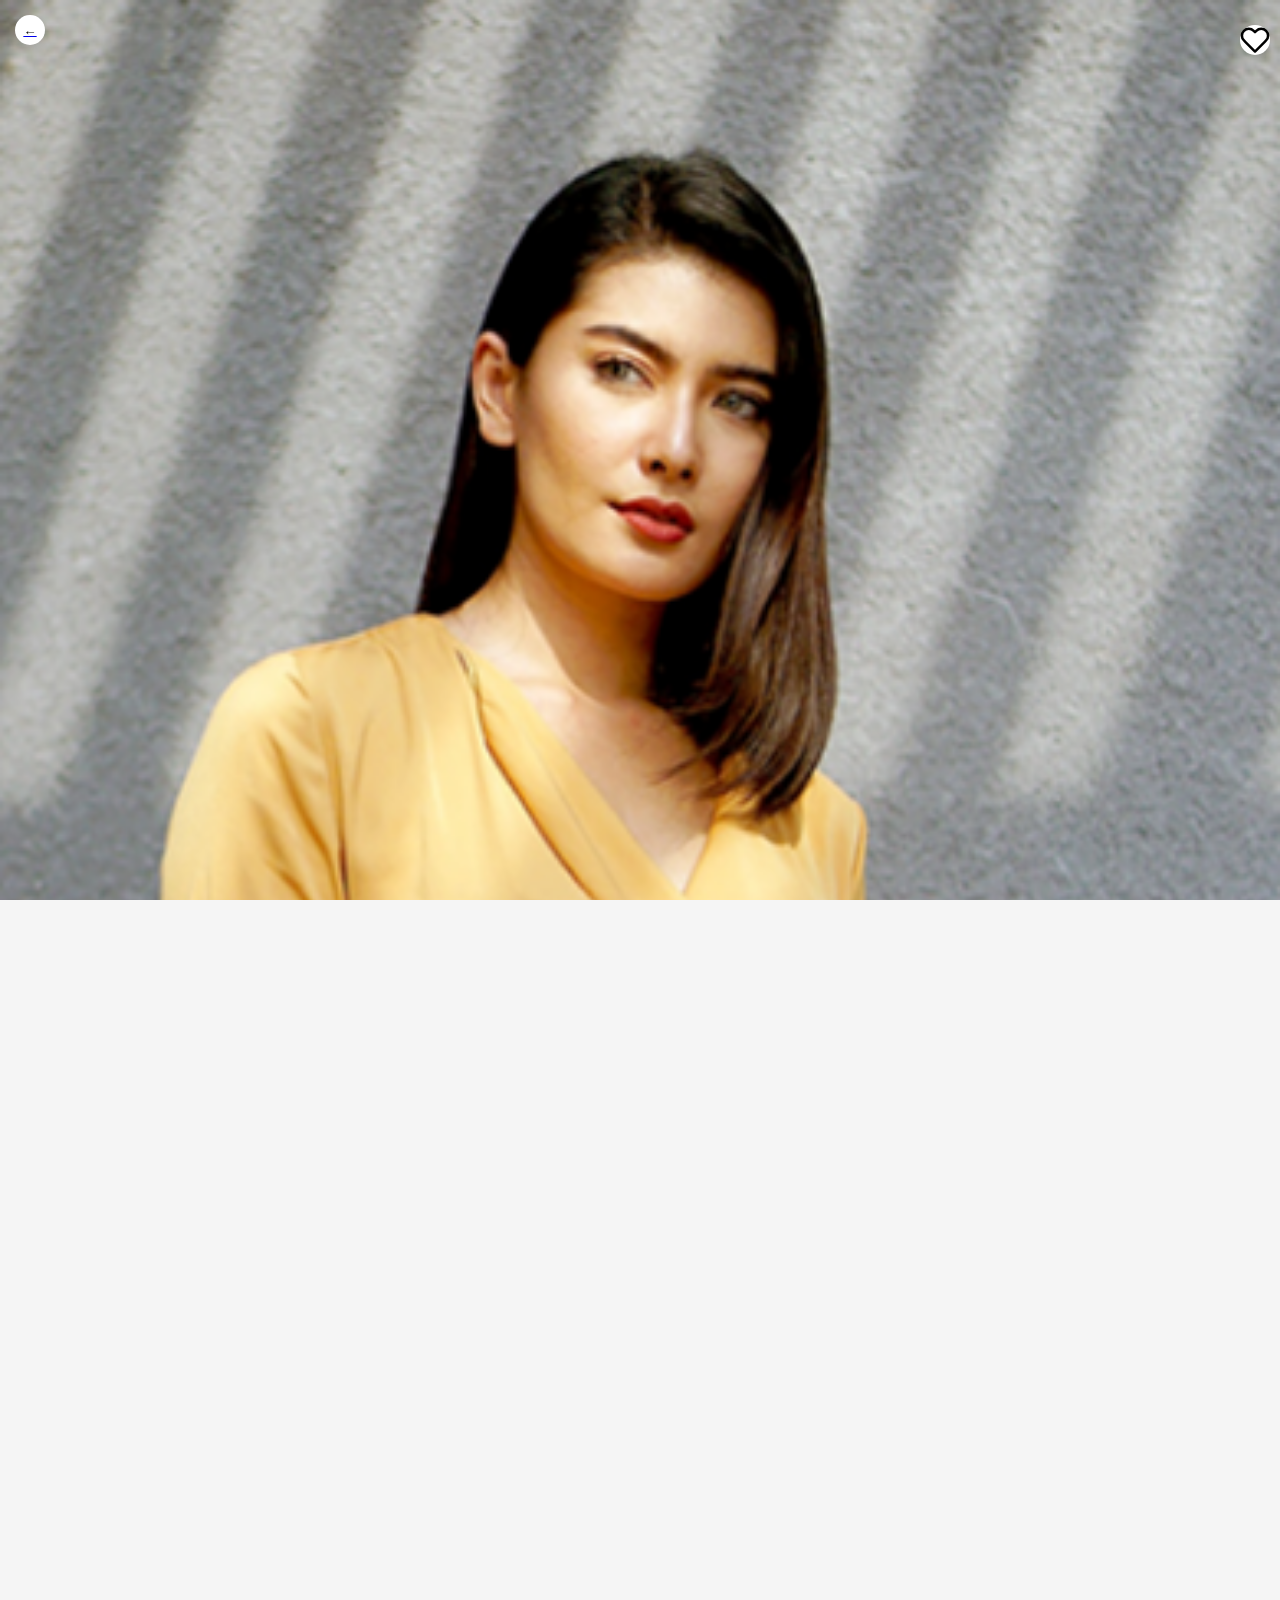
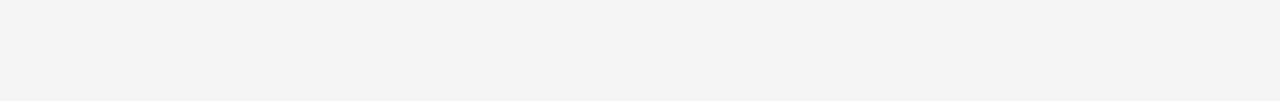
<file: views/product4.html>
<!DOCTYPE html>
<html lang="en">
<head>
    <meta charset="UTF-8">
    <meta name="viewport" content="width=device-width, initial-scale=1.0">
    <title>Elegant Evening Dress</title>
    <link rel="stylesheet" href="/css/details.css">
    <script src="/js/details.js"></script>
</head>
<body>
  <div class="product-image-container">
      <img src="/storage/images/img4.png" alt="" class="product-image">
      <div class="nav-buttons">
        <a href="/index.html">
          <button class="back-button" aria-label="Volver">&larr;</button>
        </a>
      <div class="favorite-button">
        <svg xmlns="http://www.w3.org/2000/svg" width="30" height="30" viewBox="0 0 24 24" fill="none" stroke="#000" stroke-width="2" stroke-linecap="round" stroke-linejoin="round">
            <path d="M20.84 4.61a5.5 5.5 0 00-7.78 0L12 5.67l-1.06-1.06a5.5 5.5 0 00-7.78 7.78l1.06 1.06L12 21.23l7.78-7.78 1.06-1.06a5.5 5.5 0 000-7.78z"></path>
        </svg>
      </div>
      </div>
    </div>
    
    <div class="product-info">
      <h1 class="product-title">Elegant Evening Dress</h1>
      
      <div class="ratings">
        <span class="star">&#9733;</span>
        <span class="star">&#9733;</span>
        <span class="star">&#9733;</span>
        <span class="star">&#9733;</span>
        <span class="star">&#9733;</span>
        <span>5.0</span>
        <span class="review-count">(237 reviews)</span>
      </div>
      
      <p class="product-description">
        Its simple and elegant shape makes it perfect for those of you who like you who want minimalist clothing. 
        <a href="#" class="read-more">Read More...</a>
      </p>
      
      <div class="options-section">
        <div class="option-label">Choose Size</div>
        <div class="size-options">
          <div class="size-option" role="button" tabindex="0">S</div>
          <div class="size-option" role="button" tabindex="0">M</div>
          <div class="size-option selected" role="button" tabindex="0">L</div>
          <div class="size-option" role="button" tabindex="0">XL</div>
        </div>
      </div>
      
      <div class="options-section">
        <div class="option-label">Color</div>
        <div class="color-options">
          <div class="color-option" role="button" tabindex="0" style="background-color: #888888;" aria-label="Color gris"></div>
          <div class="color-option selected" role="button" tabindex="0" style="background-color: #000000;" aria-label="Color negro"></div>
          <div class="color-option" role="button" tabindex="0" style="background-color: #333333;" aria-label="Color gris oscuro"></div>
        </div>
      </div>
      
      <div class="quantity-selector">
        <button class="quantity-button decrease" aria-label="Disminuir cantidad">-</button>
        <input type="text" class="quantity-input" value="1" readonly aria-label="Cantidad">
        <button class="quantity-button increase" aria-label="Aumentar cantidad">+</button>
      </div>
      
      <button class="add-to-cart-btn">
        <span class="cart-icon">&#128722;</span>
        Add to Cart | 
        <span class="price-info">
          <span class="current-price">$100.99</span>
          <span class="original-price">$109.99</span>
        </span>
      </button>
    </div>
  </div>
</body>
</html>
</file>
<file: css/style.css>
* {
    margin: 0;
    padding: 0;
    box-sizing: border-box;
    font-family: -apple-system, BlinkMacSystemFont, 'Segoe UI', Roboto, Oxygen, Ubuntu, Cantarell, 'Open Sans', 'Helvetica Neue', sans-serif;
}

body {
    background-color: #f8f8f8;
    color: #333;
}

.container {
    max-width: 1200px;
    margin: 0 auto;
    padding: 0 15px;
}

header {
    background-color: #fff;
    padding: 15px 0;
    box-shadow: 0 2px 5px rgba(0,0,0,0.1);
    position: sticky;
    top: 0;
    z-index: 100;
}

.header-content {
    display: flex;
    justify-content: space-between;
    align-items: center;
}

.welcome {
    display: flex;
    align-items: center;
    gap: 10px;
}

.welcome span {
    font-weight: bold;
}

.profile-pic {
    width: 32px;
    height: 32px;
    border-radius: 50%;
    background-color: #ddd;
    overflow: hidden;
}

.profile-pic img {
    width: 100%;
    height: 100%;
    object-fit: cover;
}

.search-container {
    display: flex;
    margin: 15px 0;
    gap: 10px;
}

.search-bar {
    flex: 1;
    position: relative;
}

.search-bar input {
    width: 100%;
    padding: 12px 15px;
    border-radius: 8px;
    border: 1px solid #ddd;
    font-size: 16px;
    outline: none;
}

.search-icon {
    position: absolute;
    top: 50%;
    left: 15px;
    transform: translateY(-50%);
    color: #999;
}

.filter-button {
    width: 48px;
    height: 48px;
    border-radius: 8px;
    background-color: #222;
    color: white;
    display: flex;
    justify-content: center;
    align-items: center;
    cursor: pointer;
}

.category-tabs {
    display: flex;
    gap: 10px;
    overflow-x: auto;
    padding-bottom: 10px;
    margin-bottom: 20px;
    -ms-overflow-style: none;
    scrollbar-width: none;
}

.category-tabs::-webkit-scrollbar {
    display: none;
}

.category-tab {
    padding: 10px 15px;
    background-color: #f0f0f0;
    border-radius: 20px;
    white-space: nowrap;
    cursor: pointer;
    display: flex;
    align-items: center;
    gap: 5px;
}

.category-tab.active {
    background-color: #222;
    color: white;
}

.product-grid {
    display: grid;
    grid-template-columns: repeat(auto-fill, minmax(120px, 1fr));
    gap: 15px;
}

.product-card {
    background-color: #fff;
    border-radius: 10px;
    overflow: hidden;
    box-shadow: 0 2px 5px rgba(0,0,0,0.05);
    position: relative;
}

.product-image {
    width: 100%;
    height: auto;
    position: relative;
    object-fit: contain;
}

.product-image img {
    width: 100%;
    height: 100%;
    object-fit: cover;
}

.favorite-button {
    position: absolute;
    top: 10px;
    right: 10px;
    width: 32px;
    height: 32px;
    border-radius: 50%;
    background-color: #fff;
    display: flex;
    justify-content: center;
    align-items: center;
    cursor: pointer;
    box-shadow: 0 2px 5px rgba(0,0,0,0.1);
}

.product-details {
    padding: 10px;
}

.product-title {
    font-weight: bold;
    margin-bottom: 5px;
}

.product-category {
    color: #777;
    font-size: 14px;
    margin-bottom: 5px;
}

.product-price-rating {
    display: flex;
    justify-content: space-between;
    align-items: center;
}

.product-price {
    font-weight: bold;
}

.product-rating {
    display: flex;
    align-items: center;
    gap: 3px;
    color: #ffc107;
}

.bottom-nav {
    position: fixed;
    bottom: 0;
    left: 0;
    right: 0;
    background-color: #222;
    display: flex;
    justify-content: space-around;
    padding: 15px 0;
    box-shadow: 0 -2px 5px rgba(0,0,0,0.1);
    z-index: 100;
    border-radius: 30px;
}

.nav-item {
    display: flex;
    flex-direction: column;
    align-items: center;
    gap: 5px;
    cursor: pointer;
    color: #fff;
}

.nav-item a {
    color: white;
}

@media (min-width: 768px) {
    .product-grid {
        grid-template-columns: repeat(auto-fill, minmax(220px, 1fr));
    }
    
    .container {
        padding: 0 30px;
    }
    
    body {
        padding-bottom: 30px;
    }
}

@media (max-width: 767px) {
    body {
        padding-bottom: 70px;
    }
    
    .product-image {
        width: 100%;
        height: auto;
        object-fit: contain;
    }
}
</file>
<file: css/details.css>
* {
    margin: 0;
    padding: 0;
    box-sizing: border-box;
    font-family: -apple-system, BlinkMacSystemFont, 'Segoe UI', Roboto, Oxygen, Ubuntu, Cantarell, 'Open Sans', 'Helvetica Neue', sans-serif;
  }
  
  :root {
    --primary-color: #333;
    --secondary-color: #f5f5f5;
    --border-color: #ddd;
    --text-color: #333;
    --text-light: #666;
    --text-lighter: #888;
    --star-color: #ffa500;
  }
  
  html, body {
    height: 100%;
    width: 100%;
    overflow-x: hidden;
  }
  
  body {
    background-color: var(--secondary-color);
    color: var(--text-color);
    -webkit-font-smoothing: antialiased;
    -moz-osx-font-smoothing: grayscale;
  }
  
  .status-bar {
    display: flex;
    justify-content: space-between;
    padding: 8px 15px;
    background-color: white;
    font-size: 14px;
    border-bottom: 1px solid var(--border-color);
    position: sticky;
    top: 0;
    z-index: 100;
  }
  
  
  
  .product-image-container {
    position: relative;
    width: 100%;
    height: 0;
    padding-bottom: 100%;
    overflow: hidden;
  }
  
  .product-image {
    width: 100%;
    height: 100;
    object-fit: cover;
    position: absolute;
    top: 0;
    left: 0;
  }
  
  .nav-buttons {
    position: absolute;
    top: 15px;
    width: 100%;
    display: flex;
    justify-content: space-between;
    padding: 0 15px;
    z-index: 10;
  }
  
  .favorite-button {
    position: absolute;
    top: 10px;
    right: 10px;
    width: 30px;
    height: 30px;
    border-radius: 100%;
    background-color: #fff;
    display: flex;
    justify-content: center;
    align-items: center;
    cursor: pointer;
    box-shadow: 0 2px 5px rgba(0,0,0,0.1);
}
  .back-button {
    background-color: white;
    border-radius: 50%;
    width: 30px;
    height: 30px;
    display: flex;
    align-items: center;
    justify-content: center;
    border: none;
    box-shadow: 0 2px 5px rgba(0,0,0,0.1);
    cursor: pointer;
    -webkit-tap-highlight-color: transparent;
  }
  
  .product-info {
    padding: 15px;
  }
  
  .product-title {
    font-size: clamp(18px, 5vw, 22px);
    font-weight: 600;
    margin-bottom: 8px;
  }
  
  .ratings {
    display: flex;
    align-items: center;
    margin-bottom: 12px;
    color: var(--star-color);
    font-size: clamp(14px, 3.5vw, 16px);
  }
  
  .star {
    color: var(--star-color);
    margin-right: 2px;
  }
  
  .review-count {
    font-size: clamp(12px, 3vw, 14px);
    color: var(--text-lighter);
    margin-left: 5px;
  }
  
  .product-description {
    font-size: clamp(13px, 3.5vw, 14px);
    line-height: 1.5;
    color: var(--text-light);
    margin-bottom: 20px;
  }
  
  .read-more {
    font-weight: 600;
    color: var(--text-color);
    text-decoration: none;
  }
  
  .options-section {
    margin-bottom: 20px;
  }
  
  .option-label {
    font-size: clamp(13px, 3.5vw, 14px);
    font-weight: 600;
    margin-bottom: 10px;
  }
  
  .size-options, .color-options {
    display: flex;
    margin-bottom: 15px;
    flex-wrap: wrap;
  }
  
  .size-option {
    width: 36px;
    height: 36px;
    border-radius: 50%;
    background-color: white;
    display: flex;
    align-items: center;
    justify-content: center;
    margin-right: 10px;
    margin-bottom: 8px;
    border: 1px solid var(--border-color);
    font-size: clamp(12px, 3vw, 14px);
    cursor: pointer;
    -webkit-tap-highlight-color: transparent;
  }
  
  .size-option.selected {
    background-color: var(--primary-color);
    color: white;
    border-color: var(--primary-color);
  }
  
  .color-option {
    width: 36px;
    height: 36px;
    border-radius: 50%;
    margin-right: 10px;
    margin-bottom: 8px;
    cursor: pointer;
    border: 2px solid transparent;
    -webkit-tap-highlight-color: transparent;
  }
  
  .color-option.selected {
    border-color: var(--primary-color);
  }
  
  .quantity-selector {
    display: flex;
    align-items: center;
    margin-bottom: 20px;
  }
  
  .quantity-button {
    width: 36px;
    height: 36px;
    border-radius: 50%;
    background-color: var(--secondary-color);
    display: flex;
    align-items: center;
    justify-content: center;
    border: none;
    font-size: 18px;
    cursor: pointer;
    -webkit-tap-highlight-color: transparent;
    user-select: none;
  }
  
  .quantity-input {
    width: 40px;
    text-align: center;
    font-size: 16px;
    border: none;
    margin: 0 10px;
    background: transparent;
  }
  
  .add-to-cart-btn {
    width: 100%;
    padding: 15px;
    background-color: var(--primary-color);
    color: white;
    border: none;
    border-radius: 30px;
    font-size: clamp(14px, 4vw, 16px);
    font-weight: 600;
    cursor: pointer;
    display: flex;
    justify-content: center;
    align-items: center;
    -webkit-tap-highlight-color: transparent;
    position: sticky;
    bottom: 15px;
    box-shadow: 0 2px 10px rgba(0,0,0,0.1);
  }
  
  .cart-icon {
    margin-right: 10px;
  }
  
  .price-info {
    margin-left: auto;
  }
  
  .current-price {
    font-weight: 600;
  }
  
  .original-price {
    text-decoration: line-through;
    color: var(--text-lighter);
    font-size: clamp(12px, 3vw, 14px);
    margin-left: 5px;
  }
  
  @media (max-width: 360px) {
    .product-info {
      padding: 12px;
    }
    
    .size-option, .color-option, .quantity-button {
      width: 32px;
      height: 32px;
      margin-right: 8px;
    }
    
    .add-to-cart-btn {
      padding: 12px;
    }
  }
  
  @media (min-width: 768px) {
    .product-image-container {
      padding-bottom: 100%;
      position: relative;
      width: 100%;
      height: 0;
      overflow: hidden;
    }
  }
  
  @media screen and (-webkit-min-device-pixel-ratio:0) { 
    select,
    textarea,
    input {
      font-size: 16px;
    }
  }
  
  .size-option:active, .color-option:active, .quantity-button:active, .add-to-cart-btn:active {
    transform: scale(0.95);
    transition: transform 0.1s;
  }
  
  input,
  button,
  select,
  textarea {
    -webkit-tap-highlight-color: transparent;
  }
</file>
